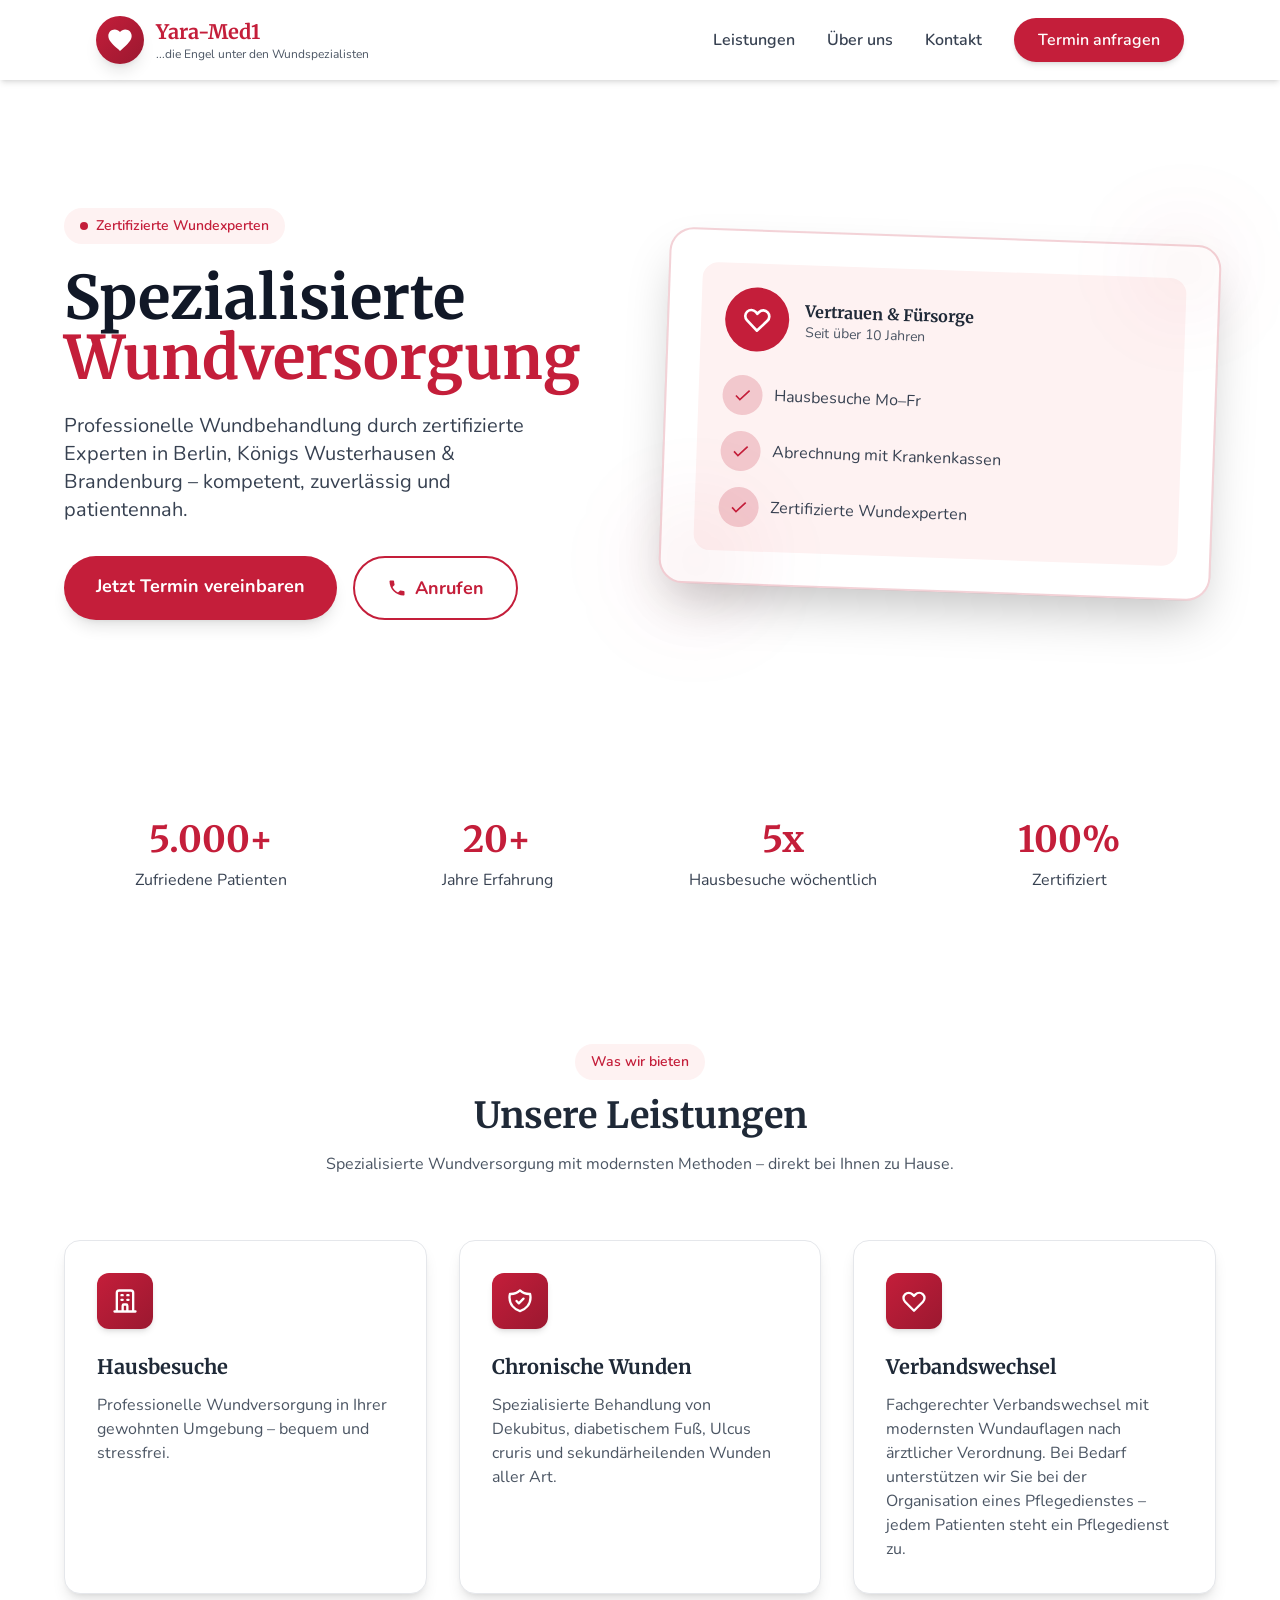
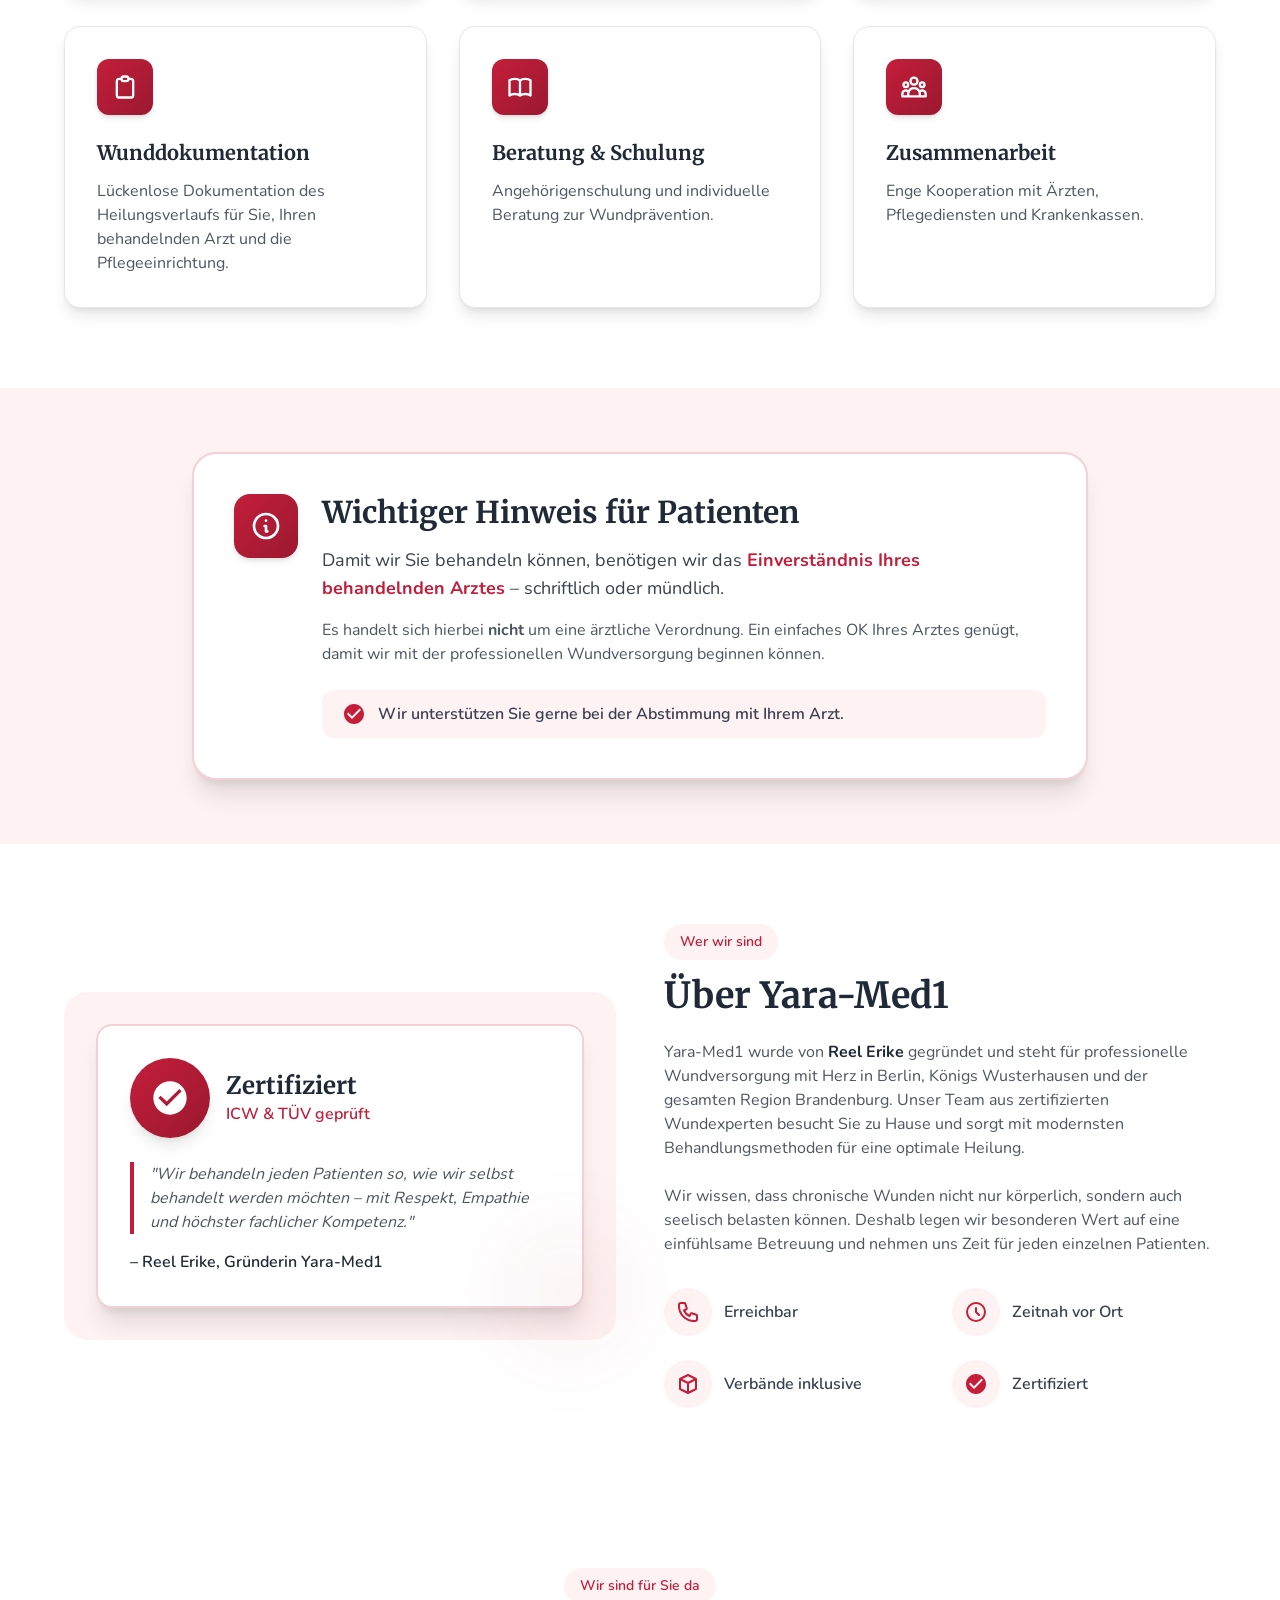
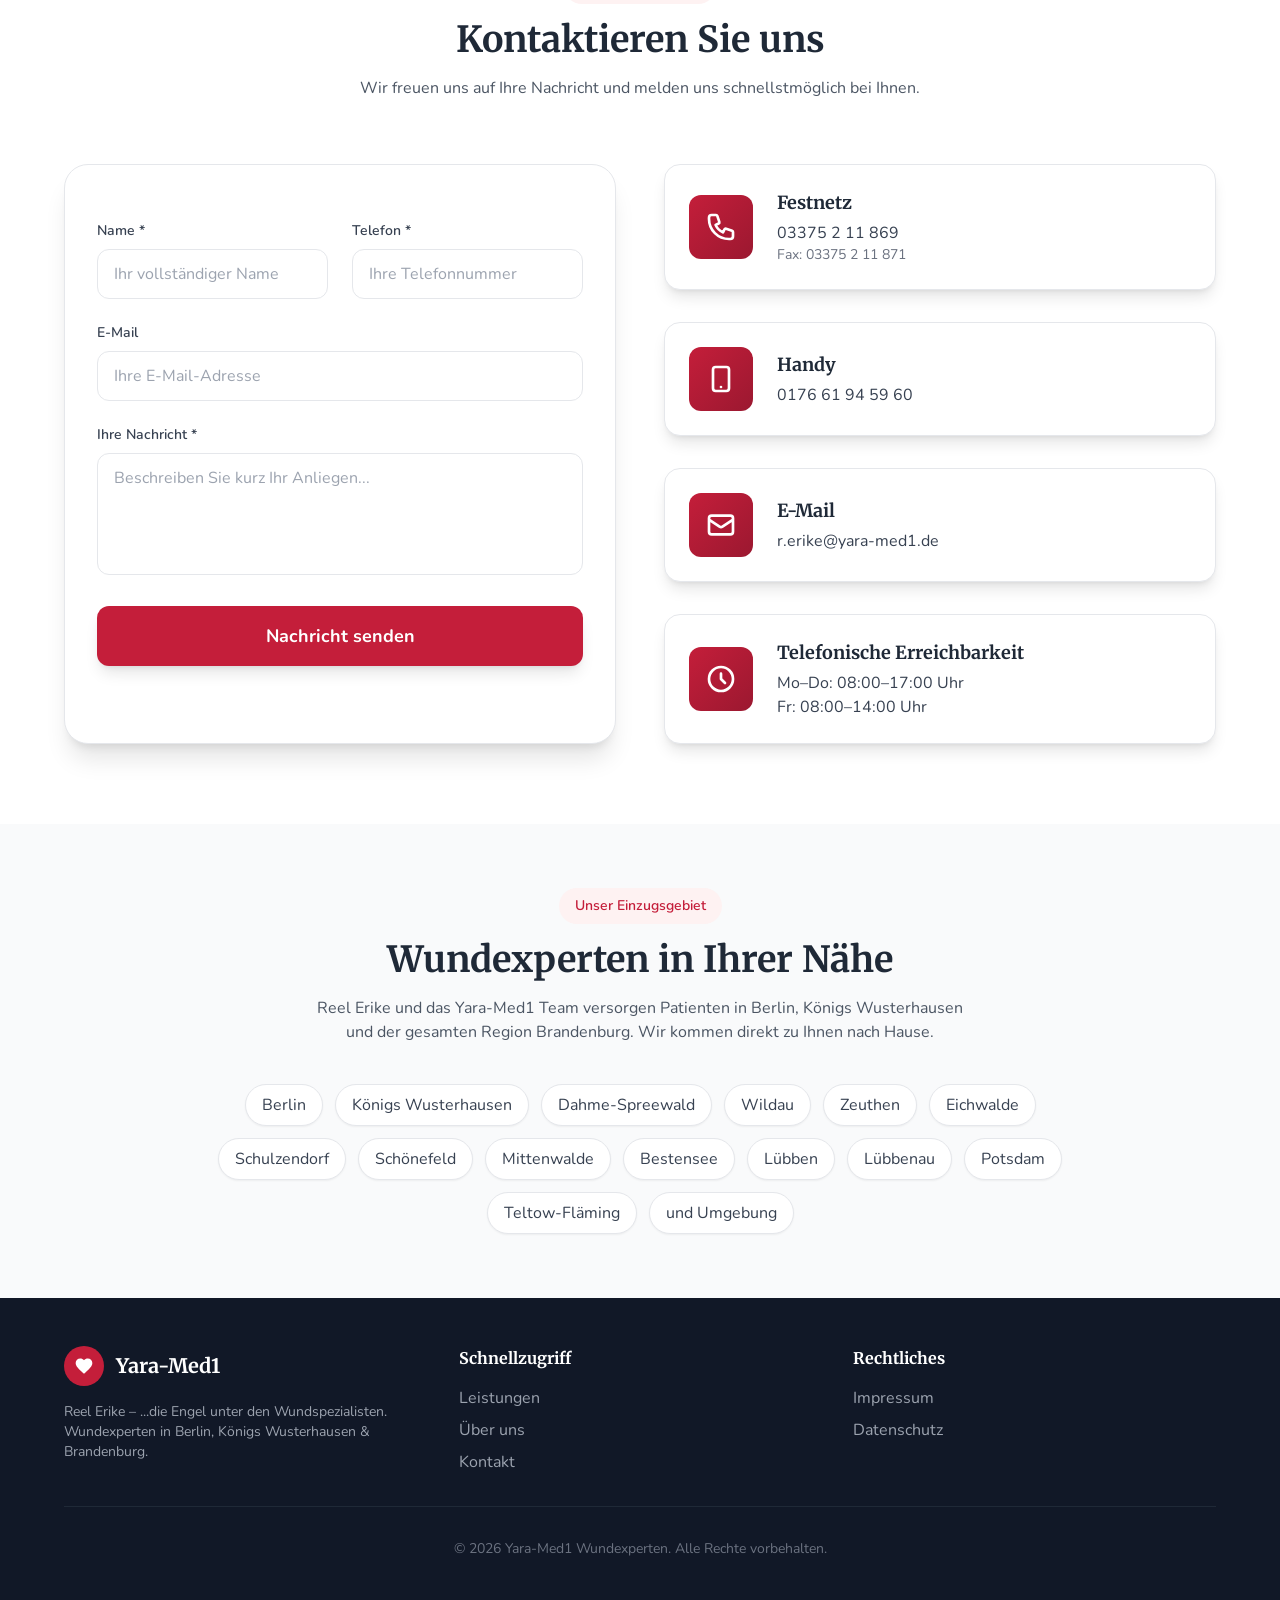
<file: index.html>
<!DOCTYPE html>
<html lang="de" class="h-full scroll-smooth">
<head>
  <meta charset="UTF-8">
  <meta name="viewport" content="width=device-width, initial-scale=1.0">

  <!-- SEO Meta Tags -->
  <title>Yara-Med1 Reel Erike – Wundexperten Berlin & Brandenburg | Professionelle Wundversorgung</title>
  <meta name="description" content="Yara-Med1 von Reel Erike – Ihre zertifizierten Wundexperten in Berlin, Königs Wusterhausen & Brandenburg. Professionelle Wundversorgung zu Hause: Chronische Wunden, Dekubitus, Ulcus cruris. ICW-zertifiziert, über 20 Jahre Erfahrung.">
  <meta name="keywords" content="Wundexperte Berlin, Wundexperte Brandenburg, Reel Erike, Erike Wundexperte, Yara-Med1, Wundversorgung Berlin, Wundversorgung Königs Wusterhausen, Wundexperten, Hausbesuche, chronische Wunden, Dekubitus, Ulcus cruris, diabetischer Fuß, Verbandswechsel, Wundmanagement, ICW zertifiziert, Wundbehandlung, ambulante Wundversorgung, Wundexperte Dahme-Spreewald">
  <meta name="author" content="Reel Erike – Yara-Med1 Wundexperten">
  <meta name="robots" content="index, follow">
  <link rel="canonical" href="https://www.yara-med1.de/">

  <!-- Open Graph / Facebook -->
  <meta property="og:type" content="website">
  <meta property="og:url" content="https://www.yara-med1.de/">
  <meta property="og:title" content="Yara-Med1 Reel Erike – Wundexperten Berlin & Brandenburg">
  <meta property="og:description" content="Professionelle Wundversorgung durch zertifizierte Experten in Berlin, Königs Wusterhausen & Brandenburg. Reel Erike – über 20 Jahre Erfahrung. Hausbesuche Mo–Fr.">
  <meta property="og:locale" content="de_DE">
  <meta property="og:site_name" content="Yara-Med1 Wundexperten">

  <!-- Twitter -->
  <meta name="twitter:card" content="summary">
  <meta name="twitter:title" content="Yara-Med1 Reel Erike – Wundexperten Berlin & Brandenburg">
  <meta name="twitter:description" content="Professionelle Wundversorgung durch Reel Erike in Berlin, Königs Wusterhausen & Brandenburg. ICW-zertifiziert.">

  <!-- Geo Meta Tags (local SEO) -->
  <meta name="geo.region" content="DE-BB">
  <meta name="geo.placename" content="Königs Wusterhausen">
  <meta name="geo.position" content="52.2965;13.6331">
  <meta name="ICBM" content="52.2965, 13.6331">

  <!-- CSS (Tailwind lokal + Custom) -->
  <link rel="stylesheet" href="css/tailwind.css">
  <link rel="stylesheet" href="css/fonts.css">
  <link rel="stylesheet" href="css/style.css">

  <!-- Favicon -->
  <link rel="icon" type="image/svg+xml" href="favicon.svg">

  <!-- Structured Data: Local Business (JSON-LD) -->
  <script type="application/ld+json">
  {
    "@context": "https://schema.org",
    "@type": "MedicalBusiness",
    "name": "Yara-Med1 Wundexperten – Reel Erike",
    "alternateName": ["Reel Erike Wundexperte", "Erike Wundexperte", "Yara Med 1"],
    "description": "Professionelle Wundversorgung durch zertifizierte Wundexperten (ICW) in Berlin, Königs Wusterhausen und Brandenburg. Reel Erike – Hausbesuche für chronische Wunden, Dekubitus, Ulcus cruris und Verbandswechsel.",
    "url": "https://www.yara-med1.de",
    "telephone": "+493375211869",
    "email": "r.erike@yara-med1.de",
    "founder": {
      "@type": "Person",
      "name": "Reel Erike"
    },
    "address": {
      "@type": "PostalAddress",
      "streetAddress": "Beethovenring 53",
      "postalCode": "15711",
      "addressLocality": "Königs Wusterhausen",
      "addressRegion": "Brandenburg",
      "addressCountry": "DE"
    },
    "geo": {
      "@type": "GeoCoordinates",
      "latitude": 52.2965,
      "longitude": 13.6331
    },
    "openingHoursSpecification": [
      {
        "@type": "OpeningHoursSpecification",
        "dayOfWeek": ["Monday", "Tuesday", "Wednesday", "Thursday"],
        "opens": "08:00",
        "closes": "17:00"
      },
      {
        "@type": "OpeningHoursSpecification",
        "dayOfWeek": "Friday",
        "opens": "08:00",
        "closes": "14:00"
      }
    ],
    "medicalSpecialty": "Wound Care",
    "hasCredential": {
      "@type": "EducationalOccupationalCredential",
      "credentialCategory": "certification",
      "name": "ICW Zertifizierte Wundexperten"
    },
    "areaServed": [
      {
        "@type": "City",
        "name": "Berlin"
      },
      {
        "@type": "City",
        "name": "Königs Wusterhausen"
      },
      {
        "@type": "AdministrativeArea",
        "name": "Brandenburg"
      },
      {
        "@type": "AdministrativeArea",
        "name": "Dahme-Spreewald"
      }
    ],
    "priceRange": "Abrechnung über Krankenkassen",
    "knowsLanguage": "de"
  }
  </script>

  <!-- Structured Data: WebSite (for search box) -->
  <script type="application/ld+json">
  {
    "@context": "https://schema.org",
    "@type": "WebSite",
    "name": "Yara-Med1 Wundexperten",
    "url": "https://www.yara-med1.de"
  }
  </script>

  <!-- Structured Data: BreadcrumbList -->
  <script type="application/ld+json">
  {
    "@context": "https://schema.org",
    "@type": "BreadcrumbList",
    "itemListElement": [
      {
        "@type": "ListItem",
        "position": 1,
        "name": "Startseite",
        "item": "https://www.yara-med1.de/"
      }
    ]
  }
  </script>

</head>
<body class="h-full font-body">
  <div class="min-h-full w-full overflow-auto bg-white">

    <!-- Navigation -->
    <nav class="bg-white shadow-md sticky top-0 z-50" aria-label="Hauptnavigation">
      <div class="max-w-6xl mx-auto px-4 sm:px-6 lg:px-8">
        <div class="flex justify-between items-center py-4">
          <!-- Logo -->
          <a href="index.html" class="flex items-center gap-3">
            <div class="w-12 h-12 bg-gradient-to-br from-yara-red to-yara-red-dark rounded-full flex items-center justify-center shadow-lg">
              <svg class="w-7 h-7 text-white" fill="currentColor" viewBox="0 0 24 24">
                <path d="M12 21.35l-1.45-1.32C5.4 15.36 2 12.28 2 8.5 2 5.42 4.42 3 7.5 3c1.74 0 3.41.81 4.5 2.09C13.09 3.81 14.76 3 16.5 3 19.58 3 22 5.42 22 8.5c0 3.78-3.4 6.86-8.55 11.54L12 21.35z"/>
              </svg>
            </div>
            <div>
              <span class="text-xl font-bold text-yara-red font-heading">Yara-Med1</span>
              <span class="block text-xs text-gray-600">...die Engel unter den Wundspezialisten</span>
            </div>
          </a>

          <!-- Desktop Navigation -->
          <div class="hidden md:flex items-center gap-8">
            <a href="#leistungen" class="text-gray-700 hover:text-yara-red transition-colors font-semibold">Leistungen</a>
            <a href="#ueber-uns" class="text-gray-700 hover:text-yara-red transition-colors font-semibold">Über uns</a>
            <a href="#kontakt" class="text-gray-700 hover:text-yara-red transition-colors font-semibold">Kontakt</a>
            <a href="#kontakt" class="bg-yara-red hover:bg-yara-red-dark text-white px-6 py-2.5 rounded-full font-semibold transition-all shadow-md hover:shadow-lg">Termin anfragen</a>
          </div>

          <!-- Mobile Menu Button -->
          <button id="mobile-menu-btn" class="md:hidden text-gray-700 p-2" aria-label="Menü öffnen">
            <svg class="w-6 h-6" fill="none" stroke="currentColor" viewBox="0 0 24 24">
              <path stroke-linecap="round" stroke-linejoin="round" stroke-width="2" d="M4 6h16M4 12h16M4 18h16"/>
            </svg>
          </button>
        </div>

        <!-- Mobile Menu -->
        <div id="mobile-menu" class="hidden md:hidden pb-4">
          <a href="#leistungen" class="block py-2 text-gray-700 hover:text-yara-red font-semibold">Leistungen</a>
          <a href="#ueber-uns" class="block py-2 text-gray-700 hover:text-yara-red font-semibold">Über uns</a>
          <a href="#kontakt" class="block py-2 text-gray-700 hover:text-yara-red font-semibold">Kontakt</a>
          <a href="#kontakt" class="inline-block mt-2 bg-yara-red text-white px-6 py-2.5 rounded-full font-semibold">Termin anfragen</a>
        </div>
      </div>
    </nav>

    <!-- Hero Section -->
    <header class="relative py-16 sm:py-24 lg:py-32 px-4 bg-white">
      <div class="max-w-6xl mx-auto">
        <div class="grid lg:grid-cols-2 gap-12 items-center">
          <div class="text-center lg:text-left">
            <div class="inline-flex items-center gap-2 bg-red-50 px-4 py-2 rounded-full mb-6">
              <span class="w-2 h-2 bg-yara-red rounded-full animate-pulse"></span>
              <span class="text-yara-red font-semibold text-sm">Zertifizierte Wundexperten</span>
            </div>
            <h1 class="text-4xl sm:text-5xl lg:text-6xl font-bold text-gray-900 leading-tight mb-6 font-heading">
              Spezialisierte<br>
              <span class="text-yara-red">Wundversorgung</span>
            </h1>
            <p class="text-lg sm:text-xl text-gray-700 mb-8 max-w-lg mx-auto lg:mx-0">
              Professionelle Wundbehandlung durch zertifizierte Experten in Berlin, Königs Wusterhausen & Brandenburg – kompetent, zuverlässig und patientennah.
            </p>
            <div class="flex flex-col sm:flex-row gap-4 justify-center lg:justify-start">
              <a href="#kontakt" class="bg-yara-red hover:bg-yara-red-dark text-white px-8 py-4 rounded-full font-bold text-lg transition-all shadow-lg hover:shadow-xl transform hover:-translate-y-1">
                Jetzt Termin vereinbaren
              </a>
              <a href="tel:+4917661945960" class="bg-white hover:bg-gray-50 text-yara-red border-2 border-yara-red px-8 py-4 rounded-full font-bold text-lg transition-all flex items-center justify-center gap-2">
                <svg class="w-5 h-5" fill="currentColor" viewBox="0 0 24 24">
                  <path d="M6.62 10.79c1.44 2.83 3.76 5.14 6.59 6.59l2.2-2.2c.27-.27.67-.36 1.02-.24 1.12.37 2.33.57 3.57.57.55 0 1 .45 1 1V20c0 .55-.45 1-1 1-9.39 0-17-7.61-17-17 0-.55.45-1 1-1h3.5c.55 0 1 .45 1 1 0 1.25.2 2.45.57 3.57.11.35.03.74-.25 1.02l-2.2 2.2z"/>
                </svg>
                Anrufen
              </a>
            </div>
          </div>

          <!-- Hero Card -->
          <div class="relative">
            <div class="bg-white rounded-3xl shadow-2xl p-8 transform rotate-2 hover:rotate-0 transition-transform duration-500 border-2 border-yara-red/20">
              <div class="bg-red-50 rounded-2xl p-6">
                <div class="flex items-center gap-4 mb-6">
                  <div class="w-16 h-16 bg-yara-red rounded-full flex items-center justify-center">
                    <svg class="w-8 h-8 text-white" fill="none" stroke="currentColor" viewBox="0 0 24 24">
                      <path stroke-linecap="round" stroke-linejoin="round" stroke-width="2" d="M4.318 6.318a4.5 4.5 0 000 6.364L12 20.364l7.682-7.682a4.5 4.5 0 00-6.364-6.364L12 7.636l-1.318-1.318a4.5 4.5 0 00-6.364 0z"/>
                    </svg>
                  </div>
                  <div>
                    <p class="font-bold text-gray-800 font-heading">Vertrauen & Fürsorge</p>
                    <p class="text-gray-600 text-sm">Seit über 10 Jahren</p>
                  </div>
                </div>
                <div class="space-y-4">
                  <div class="flex items-center gap-3">
                    <div class="w-10 h-10 bg-yara-red/20 rounded-full flex items-center justify-center">
                      <svg class="w-5 h-5 text-yara-red" fill="currentColor" viewBox="0 0 24 24">
                        <path d="M9 16.17L4.83 12l-1.42 1.41L9 19 21 7l-1.41-1.41z"/>
                      </svg>
                    </div>
                    <span class="text-gray-700 font-medium">Hausbesuche Mo–Fr</span>
                  </div>
                  <div class="flex items-center gap-3">
                    <div class="w-10 h-10 bg-yara-red/20 rounded-full flex items-center justify-center">
                      <svg class="w-5 h-5 text-yara-red" fill="currentColor" viewBox="0 0 24 24">
                        <path d="M9 16.17L4.83 12l-1.42 1.41L9 19 21 7l-1.41-1.41z"/>
                      </svg>
                    </div>
                    <span class="text-gray-700 font-medium">Abrechnung mit Krankenkassen</span>
                  </div>
                  <div class="flex items-center gap-3">
                    <div class="w-10 h-10 bg-yara-red/20 rounded-full flex items-center justify-center">
                      <svg class="w-5 h-5 text-yara-red" fill="currentColor" viewBox="0 0 24 24">
                        <path d="M9 16.17L4.83 12l-1.42 1.41L9 19 21 7l-1.41-1.41z"/>
                      </svg>
                    </div>
                    <span class="text-gray-700 font-medium">Zertifizierte Wundexperten</span>
                  </div>
                </div>
              </div>
            </div>
            <div class="absolute -top-4 -right-4 w-24 h-24 bg-yara-red/5 rounded-full blur-2xl"></div>
            <div class="absolute -bottom-8 -left-8 w-32 h-32 bg-yara-red/5 rounded-full blur-2xl"></div>
          </div>
        </div>
      </div>
    </header>

    <!-- Trust Badges -->
    <section class="py-12 bg-white">
      <div class="max-w-6xl mx-auto px-4">
        <div class="grid grid-cols-2 md:grid-cols-4 gap-6">
          <div class="text-center p-6">
            <div class="text-4xl font-bold text-yara-red mb-2 font-heading">5.000+</div>
            <p class="text-gray-700 font-medium">Zufriedene Patienten</p>
          </div>
          <div class="text-center p-6">
            <div class="text-4xl font-bold text-yara-red mb-2 font-heading">20+</div>
            <p class="text-gray-700 font-medium">Jahre Erfahrung</p>
          </div>
          <div class="text-center p-6">
            <div class="text-4xl font-bold text-yara-red mb-2 font-heading">5x</div>
            <p class="text-gray-700 font-medium">Hausbesuche wöchentlich</p>
          </div>
          <div class="text-center p-6">
            <div class="text-4xl font-bold text-yara-red mb-2 font-heading">100%</div>
            <p class="text-gray-700 font-medium">Zertifiziert</p>
          </div>
        </div>
      </div>
    </section>

    <!-- Services Section -->
    <section id="leistungen" class="py-20 px-4 bg-white">
      <div class="max-w-6xl mx-auto">
        <div class="text-center mb-16">
          <span class="inline-block bg-red-50 text-yara-red px-4 py-2 rounded-full text-sm font-semibold mb-4">Was wir bieten</span>
          <h2 class="text-3xl sm:text-4xl font-bold text-gray-800 mb-4 font-heading">Unsere Leistungen</h2>
          <p class="text-gray-600 max-w-2xl mx-auto">Spezialisierte Wundversorgung mit modernsten Methoden – direkt bei Ihnen zu Hause.</p>
        </div>

        <div class="grid md:grid-cols-2 lg:grid-cols-3 gap-8">
          <!-- Service Card 1 -->
          <div class="bg-white rounded-2xl p-8 shadow-lg hover:shadow-xl transition-all duration-300 transform hover:-translate-y-2 border border-gray-200 hover:border-yara-red">
            <div class="w-14 h-14 bg-gradient-to-br from-yara-red to-yara-red-dark rounded-xl flex items-center justify-center mb-6 shadow-md">
              <svg class="w-7 h-7 text-white" fill="none" stroke="currentColor" viewBox="0 0 24 24">
                <path stroke-linecap="round" stroke-linejoin="round" stroke-width="2" d="M19 21V5a2 2 0 00-2-2H7a2 2 0 00-2 2v16m14 0h2m-2 0h-5m-9 0H3m2 0h5M9 7h1m-1 4h1m4-4h1m-1 4h1m-5 10v-5a1 1 0 011-1h2a1 1 0 011 1v5m-4 0h4"/>
              </svg>
            </div>
            <h3 class="text-xl font-bold text-gray-800 mb-3 font-heading">Hausbesuche</h3>
            <p class="text-gray-600">Professionelle Wundversorgung in Ihrer gewohnten Umgebung – bequem und stressfrei.</p>
          </div>

          <!-- Service Card 2 -->
          <div class="bg-white rounded-2xl p-8 shadow-lg hover:shadow-xl transition-all duration-300 transform hover:-translate-y-2 border border-gray-200 hover:border-yara-red">
            <div class="w-14 h-14 bg-gradient-to-br from-yara-red to-yara-red-dark rounded-xl flex items-center justify-center mb-6 shadow-md">
              <svg class="w-7 h-7 text-white" fill="none" stroke="currentColor" viewBox="0 0 24 24">
                <path stroke-linecap="round" stroke-linejoin="round" stroke-width="2" d="M9 12l2 2 4-4m5.618-4.016A11.955 11.955 0 0112 2.944a11.955 11.955 0 01-8.618 3.04A12.02 12.02 0 003 9c0 5.591 3.824 10.29 9 11.622 5.176-1.332 9-6.03 9-11.622 0-1.042-.133-2.052-.382-3.016z"/>
              </svg>
            </div>
            <h3 class="text-xl font-bold text-gray-800 mb-3 font-heading">Chronische Wunden</h3>
            <p class="text-gray-600">Spezialisierte Behandlung von Dekubitus, diabetischem Fuß, Ulcus cruris und sekundärheilenden Wunden aller Art.</p>
          </div>

          <!-- Service Card 3 -->
          <div class="bg-white rounded-2xl p-8 shadow-lg hover:shadow-xl transition-all duration-300 transform hover:-translate-y-2 border border-gray-200 hover:border-yara-red">
            <div class="w-14 h-14 bg-gradient-to-br from-yara-red to-yara-red-dark rounded-xl flex items-center justify-center mb-6 shadow-md">
              <svg class="w-7 h-7 text-white" fill="none" stroke="currentColor" viewBox="0 0 24 24">
                <path stroke-linecap="round" stroke-linejoin="round" stroke-width="2" d="M4.318 6.318a4.5 4.5 0 000 6.364L12 20.364l7.682-7.682a4.5 4.5 0 00-6.364-6.364L12 7.636l-1.318-1.318a4.5 4.5 0 00-6.364 0z"/>
              </svg>
            </div>
            <h3 class="text-xl font-bold text-gray-800 mb-3 font-heading">Verbandswechsel</h3>
            <p class="text-gray-600">Fachgerechter Verbandswechsel mit modernsten Wundauflagen nach ärztlicher Verordnung. Bei Bedarf unterstützen wir Sie bei der Organisation eines Pflegedienstes – jedem Patienten steht ein Pflegedienst zu.</p>
          </div>

          <!-- Service Card 4 -->
          <div class="bg-white rounded-2xl p-8 shadow-lg hover:shadow-xl transition-all duration-300 transform hover:-translate-y-2 border border-gray-200 hover:border-yara-red">
            <div class="w-14 h-14 bg-gradient-to-br from-yara-red to-yara-red-dark rounded-xl flex items-center justify-center mb-6 shadow-md">
              <svg class="w-7 h-7 text-white" fill="none" stroke="currentColor" viewBox="0 0 24 24">
                <path stroke-linecap="round" stroke-linejoin="round" stroke-width="2" d="M9 5H7a2 2 0 00-2 2v12a2 2 0 002 2h10a2 2 0 002-2V7a2 2 0 00-2-2h-2M9 5a2 2 0 002 2h2a2 2 0 002-2M9 5a2 2 0 012-2h2a2 2 0 012 2"/>
              </svg>
            </div>
            <h3 class="text-xl font-bold text-gray-800 mb-3 font-heading">Wunddokumentation</h3>
            <p class="text-gray-600">Lückenlose Dokumentation des Heilungsverlaufs für Sie, Ihren behandelnden Arzt und die Pflegeeinrichtung.</p>
          </div>

          <!-- Service Card 5 -->
          <div class="bg-white rounded-2xl p-8 shadow-lg hover:shadow-xl transition-all duration-300 transform hover:-translate-y-2 border border-gray-200 hover:border-yara-red">
            <div class="w-14 h-14 bg-gradient-to-br from-yara-red to-yara-red-dark rounded-xl flex items-center justify-center mb-6 shadow-md">
              <svg class="w-7 h-7 text-white" fill="none" stroke="currentColor" viewBox="0 0 24 24">
                <path stroke-linecap="round" stroke-linejoin="round" stroke-width="2" d="M12 6.253v13m0-13C10.832 5.477 9.246 5 7.5 5S4.168 5.477 3 6.253v13C4.168 18.477 5.754 18 7.5 18s3.332.477 4.5 1.253m0-13C13.168 5.477 14.754 5 16.5 5c1.747 0 3.332.477 4.5 1.253v13C19.832 18.477 18.247 18 16.5 18c-1.746 0-3.332.477-4.5 1.253"/>
              </svg>
            </div>
            <h3 class="text-xl font-bold text-gray-800 mb-3 font-heading">Beratung & Schulung</h3>
            <p class="text-gray-600">Angehörigenschulung und individuelle Beratung zur Wundprävention.</p>
          </div>

          <!-- Service Card 6 -->
          <div class="bg-white rounded-2xl p-8 shadow-lg hover:shadow-xl transition-all duration-300 transform hover:-translate-y-2 border border-gray-200 hover:border-yara-red">
            <div class="w-14 h-14 bg-gradient-to-br from-yara-red to-yara-red-dark rounded-xl flex items-center justify-center mb-6 shadow-md">
              <svg class="w-7 h-7 text-white" fill="none" stroke="currentColor" viewBox="0 0 24 24">
                <path stroke-linecap="round" stroke-linejoin="round" stroke-width="2" d="M17 20h5v-2a3 3 0 00-5.356-1.857M17 20H7m10 0v-2c0-.656-.126-1.283-.356-1.857M7 20H2v-2a3 3 0 015.356-1.857M7 20v-2c0-.656.126-1.283.356-1.857m0 0a5.002 5.002 0 019.288 0M15 7a3 3 0 11-6 0 3 3 0 016 0zm6 3a2 2 0 11-4 0 2 2 0 014 0zM7 10a2 2 0 11-4 0 2 2 0 014 0z"/>
              </svg>
            </div>
            <h3 class="text-xl font-bold text-gray-800 mb-3 font-heading">Zusammenarbeit</h3>
            <p class="text-gray-600">Enge Kooperation mit Ärzten, Pflegediensten und Krankenkassen.</p>
          </div>
        </div>
      </div>
    </section>

    <!-- Important Notice Section -->
    <section class="py-16 px-4 bg-red-50">
      <div class="max-w-4xl mx-auto">
        <div class="bg-white rounded-3xl shadow-xl p-8 sm:p-10 border-2 border-yara-red/20">
          <div class="flex flex-col sm:flex-row items-start gap-6">
            <div class="w-16 h-16 bg-gradient-to-br from-yara-red to-yara-red-dark rounded-2xl flex items-center justify-center flex-shrink-0 shadow-md">
              <svg class="w-8 h-8 text-white" fill="none" stroke="currentColor" viewBox="0 0 24 24">
                <path stroke-linecap="round" stroke-linejoin="round" stroke-width="2" d="M13 16h-1v-4h-1m1-4h.01M21 12a9 9 0 11-18 0 9 9 0 0118 0z"/>
              </svg>
            </div>
            <div>
              <h2 class="text-2xl sm:text-3xl font-bold text-gray-800 mb-4 font-heading">Wichtiger Hinweis für Patienten</h2>
              <p class="text-gray-700 text-lg mb-4">
                Damit wir Sie behandeln können, benötigen wir das <strong class="text-yara-red">Einverständnis Ihres behandelnden Arztes</strong> – schriftlich oder mündlich.
              </p>
              <p class="text-gray-600">
                Es handelt sich hierbei <strong>nicht</strong> um eine ärztliche Verordnung. Ein einfaches OK Ihres Arztes genügt, damit wir mit der professionellen Wundversorgung beginnen können.
              </p>
              <div class="mt-6 flex items-center gap-3 bg-red-50 rounded-xl px-5 py-3">
                <svg class="w-6 h-6 text-yara-red flex-shrink-0" fill="currentColor" viewBox="0 0 24 24">
                  <path d="M12 2C6.48 2 2 6.48 2 12s4.48 10 10 10 10-4.48 10-10S17.52 2 12 2zm-2 15l-5-5 1.41-1.41L10 14.17l7.59-7.59L19 8l-9 9z"/>
                </svg>
                <span class="text-gray-700 font-semibold">Wir unterstützen Sie gerne bei der Abstimmung mit Ihrem Arzt.</span>
              </div>
            </div>
          </div>
        </div>
      </div>
    </section>

    <!-- About Section -->
    <section id="ueber-uns" class="py-20 px-4 bg-white">
      <div class="max-w-6xl mx-auto">
        <div class="grid lg:grid-cols-2 gap-12 items-center">
          <div class="relative">
            <div class="bg-red-50 rounded-3xl p-8">
              <div class="bg-white rounded-2xl shadow-xl p-8 border-2 border-yara-red/20">
                <div class="flex items-center gap-4 mb-6">
                  <div class="w-20 h-20 bg-gradient-to-br from-yara-red to-yara-red-dark rounded-full flex items-center justify-center shadow-lg">
                    <svg class="w-10 h-10 text-white" fill="currentColor" viewBox="0 0 24 24">
                      <path d="M12 2C6.48 2 2 6.48 2 12s4.48 10 10 10 10-4.48 10-10S17.52 2 12 2zm-2 15l-5-5 1.41-1.41L10 14.17l7.59-7.59L19 8l-9 9z"/>
                    </svg>
                  </div>
                  <div>
                    <p class="text-2xl font-bold text-gray-800 font-heading">Zertifiziert</p>
                    <p class="text-yara-red font-semibold">ICW & TÜV geprüft</p>
                  </div>
                </div>
                <blockquote class="text-gray-600 italic border-l-4 border-yara-red pl-4">
                  "Wir behandeln jeden Patienten so, wie wir selbst behandelt werden möchten – mit Respekt, Empathie und höchster fachlicher Kompetenz."
                </blockquote>
                <p class="mt-4 text-gray-800 font-semibold">– Reel Erike, Gründerin Yara-Med1</p>
              </div>
            </div>
            <div class="absolute -bottom-4 -right-4 w-32 h-32 bg-yara-red/5 rounded-full blur-2xl"></div>
          </div>

          <div>
            <span class="inline-block bg-red-50 text-yara-red px-4 py-2 rounded-full text-sm font-semibold mb-4">Wer wir sind</span>
            <h2 class="text-3xl sm:text-4xl font-bold text-gray-800 mb-6 font-heading">Über Yara-Med1</h2>
            <p class="text-gray-600 mb-6">
              Yara-Med1 wurde von <strong class="text-gray-800">Reel Erike</strong> gegründet und steht für professionelle Wundversorgung mit Herz in Berlin, Königs Wusterhausen und der gesamten Region Brandenburg. Unser Team aus zertifizierten Wundexperten besucht Sie zu Hause und sorgt mit modernsten Behandlungsmethoden für eine optimale Heilung.
            </p>
            <p class="text-gray-600 mb-8">
              Wir wissen, dass chronische Wunden nicht nur körperlich, sondern auch seelisch belasten können. Deshalb legen wir besonderen Wert auf eine einfühlsame Betreuung und nehmen uns Zeit für jeden einzelnen Patienten.
            </p>
            <div class="grid grid-cols-2 gap-6">
              <div class="flex items-center gap-3">
                <div class="w-12 h-12 bg-red-50 rounded-full flex items-center justify-center">
                  <svg class="w-6 h-6 text-yara-red" fill="none" stroke="currentColor" viewBox="0 0 24 24">
                    <path stroke-linecap="round" stroke-linejoin="round" stroke-width="2" d="M3 5a2 2 0 012-2h3.28a1 1 0 01.948.684l1.498 4.493a1 1 0 01-.502 1.21l-2.257 1.13a11.042 11.042 0 005.516 5.516l1.13-2.257a1 1 0 011.21-.502l4.493 1.498a1 1 0 01.684.949V19a2 2 0 01-2 2h-1C9.716 21 3 14.284 3 6V5z"/>
                  </svg>
                </div>
                <span class="font-semibold text-gray-700">Erreichbar</span>
              </div>
              <div class="flex items-center gap-3">
                <div class="w-12 h-12 bg-red-50 rounded-full flex items-center justify-center">
                  <svg class="w-6 h-6 text-yara-red" fill="none" stroke="currentColor" viewBox="0 0 24 24">
                    <path stroke-linecap="round" stroke-linejoin="round" stroke-width="2" d="M12 8v4l3 3m6-3a9 9 0 11-18 0 9 9 0 0118 0z"/>
                  </svg>
                </div>
                <span class="font-semibold text-gray-700">Zeitnah vor Ort</span>
              </div>
              <div class="flex items-center gap-3">
                <div class="w-12 h-12 bg-red-50 rounded-full flex items-center justify-center">
                  <svg class="w-6 h-6 text-yara-red" fill="none" stroke="currentColor" viewBox="0 0 24 24">
                    <path stroke-linecap="round" stroke-linejoin="round" stroke-width="2" d="M20 7l-8-4-8 4m16 0l-8 4m8-4v10l-8 4m0-10L4 7m8 4v10M4 7v10l8 4"/>
                  </svg>
                </div>
                <span class="font-semibold text-gray-700">Verbände inklusive</span>
              </div>
              <div class="flex items-center gap-3">
                <div class="w-12 h-12 bg-red-50 rounded-full flex items-center justify-center">
                  <svg class="w-6 h-6 text-yara-red" fill="currentColor" viewBox="0 0 24 24">
                    <path d="M12 2C6.48 2 2 6.48 2 12s4.48 10 10 10 10-4.48 10-10S17.52 2 12 2zm-2 15l-5-5 1.41-1.41L10 14.17l7.59-7.59L19 8l-9 9z"/>
                  </svg>
                </div>
                <span class="font-semibold text-gray-700">Zertifiziert</span>
              </div>
            </div>
          </div>
        </div>
      </div>
    </section>

    <!-- Contact Section -->
    <section id="kontakt" class="py-20 px-4 bg-white">
      <div class="max-w-6xl mx-auto">
        <div class="text-center mb-16">
          <span class="inline-block bg-red-50 text-yara-red px-4 py-2 rounded-full text-sm font-semibold mb-4">Wir sind für Sie da</span>
          <h2 class="text-3xl sm:text-4xl font-bold text-gray-800 mb-4 font-heading">Kontaktieren Sie uns</h2>
          <p class="text-gray-600 max-w-2xl mx-auto">Wir freuen uns auf Ihre Nachricht und melden uns schnellstmöglich bei Ihnen.</p>
        </div>

        <div class="grid lg:grid-cols-2 gap-12">
          <!-- Contact Form -->
          <div class="bg-white rounded-3xl shadow-xl p-8 border border-gray-200">
            <form action="send-mail.php" method="POST" class="space-y-6">
              <!-- Honeypot Spam-Schutz (für Bots unsichtbar) -->
              <input type="text" name="website" style="display:none" tabindex="-1" autocomplete="off">
              <div class="grid sm:grid-cols-2 gap-6">
                <div>
                  <label for="name" class="block text-sm font-semibold text-gray-700 mb-2">Name *</label>
                  <input type="text" id="name" name="name" required
                    class="w-full px-4 py-3 rounded-xl border border-gray-200 focus:border-yara-red focus:ring-2 focus:ring-yara-red/20 outline-none transition-all"
                    placeholder="Ihr vollständiger Name">
                </div>
                <div>
                  <label for="phone" class="block text-sm font-semibold text-gray-700 mb-2">Telefon *</label>
                  <input type="tel" id="phone" name="phone" required
                    class="w-full px-4 py-3 rounded-xl border border-gray-200 focus:border-yara-red focus:ring-2 focus:ring-yara-red/20 outline-none transition-all"
                    placeholder="Ihre Telefonnummer">
                </div>
              </div>
              <div>
                <label for="email" class="block text-sm font-semibold text-gray-700 mb-2">E-Mail</label>
                <input type="email" id="email" name="email"
                  class="w-full px-4 py-3 rounded-xl border border-gray-200 focus:border-yara-red focus:ring-2 focus:ring-yara-red/20 outline-none transition-all"
                  placeholder="Ihre E-Mail-Adresse">
              </div>
              <div>
                <label for="message" class="block text-sm font-semibold text-gray-700 mb-2">Ihre Nachricht *</label>
                <textarea id="message" name="message" rows="4" required
                  class="w-full px-4 py-3 rounded-xl border border-gray-200 focus:border-yara-red focus:ring-2 focus:ring-yara-red/20 outline-none transition-all resize-none"
                  placeholder="Beschreiben Sie kurz Ihr Anliegen..."></textarea>
              </div>
              <button type="submit"
                class="w-full bg-yara-red hover:bg-yara-red-dark text-white py-4 rounded-xl font-bold text-lg transition-all shadow-lg hover:shadow-xl">
                Nachricht senden
              </button>
            </form>
          </div>

          <!-- Contact Info -->
          <div class="space-y-8">
            <div class="bg-white rounded-2xl shadow-lg p-6 flex items-center gap-6 hover:shadow-xl transition-all border border-gray-200">
              <div class="w-16 h-16 bg-gradient-to-br from-yara-red to-yara-red-dark rounded-xl flex items-center justify-center flex-shrink-0">
                <svg class="w-8 h-8 text-white" fill="none" stroke="currentColor" viewBox="0 0 24 24">
                  <path stroke-linecap="round" stroke-linejoin="round" stroke-width="2" d="M3 5a2 2 0 012-2h3.28a1 1 0 01.948.684l1.498 4.493a1 1 0 01-.502 1.21l-2.257 1.13a11.042 11.042 0 005.516 5.516l1.13-2.257a1 1 0 011.21-.502l4.493 1.498a1 1 0 01.684.949V19a2 2 0 01-2 2h-1C9.716 21 3 14.284 3 6V5z"/>
                </svg>
              </div>
              <div>
                <h3 class="font-bold text-gray-800 text-lg mb-1 font-heading">Festnetz</h3>
                <a href="tel:+493375211869" class="text-gray-700 hover:text-yara-red transition-colors">03375 2 11 869</a>
                <p class="text-sm text-gray-500">Fax: 03375 2 11 871</p>
              </div>
            </div>

            <div class="bg-white rounded-2xl shadow-lg p-6 flex items-center gap-6 hover:shadow-xl transition-all border border-gray-200">
              <div class="w-16 h-16 bg-gradient-to-br from-yara-red to-yara-red-dark rounded-xl flex items-center justify-center flex-shrink-0">
                <svg class="w-8 h-8 text-white" fill="none" stroke="currentColor" viewBox="0 0 24 24">
                  <path stroke-linecap="round" stroke-linejoin="round" stroke-width="2" d="M12 18h.01M8 21h8a2 2 0 002-2V5a2 2 0 00-2-2H8a2 2 0 00-2 2v14a2 2 0 002 2z"/>
                </svg>
              </div>
              <div>
                <h3 class="font-bold text-gray-800 text-lg mb-1 font-heading">Handy</h3>
                <a href="tel:+4917661945960" class="text-gray-700 hover:text-yara-red transition-colors">0176 61 94 59 60</a>
              </div>
            </div>

            <div class="bg-white rounded-2xl shadow-lg p-6 flex items-center gap-6 hover:shadow-xl transition-all border border-gray-200">
              <div class="w-16 h-16 bg-gradient-to-br from-yara-red to-yara-red-dark rounded-xl flex items-center justify-center flex-shrink-0">
                <svg class="w-8 h-8 text-white" fill="none" stroke="currentColor" viewBox="0 0 24 24">
                  <path stroke-linecap="round" stroke-linejoin="round" stroke-width="2" d="M3 8l7.89 5.26a2 2 0 002.22 0L21 8M5 19h14a2 2 0 002-2V7a2 2 0 00-2-2H5a2 2 0 00-2 2v10a2 2 0 002 2z"/>
                </svg>
              </div>
              <div>
                <h3 class="font-bold text-gray-800 text-lg mb-1 font-heading">E-Mail</h3>
                <a href="mailto:r.erike@yara-med1.de" class="text-gray-700 hover:text-yara-red transition-colors">r.erike@yara-med1.de</a>
              </div>
            </div>

            <div class="bg-white rounded-2xl shadow-lg p-6 flex items-center gap-6 hover:shadow-xl transition-all border border-gray-200">
              <div class="w-16 h-16 bg-gradient-to-br from-yara-red to-yara-red-dark rounded-xl flex items-center justify-center flex-shrink-0">
                <svg class="w-8 h-8 text-white" fill="none" stroke="currentColor" viewBox="0 0 24 24">
                  <path stroke-linecap="round" stroke-linejoin="round" stroke-width="2" d="M12 8v4l3 3m6-3a9 9 0 11-18 0 9 9 0 0118 0z"/>
                </svg>
              </div>
              <div>
                <h3 class="font-bold text-gray-800 text-lg mb-1 font-heading">Telefonische Erreichbarkeit</h3>
                <p class="text-gray-700">Mo–Do: 08:00–17:00 Uhr<br>Fr: 08:00–14:00 Uhr</p>
              </div>
            </div>
          </div>
        </div>
      </div>
    </section>

    <!-- Einzugsgebiet Section (Local SEO) -->
    <section class="py-16 px-4 bg-gray-50">
      <div class="max-w-6xl mx-auto text-center">
        <span class="inline-block bg-red-50 text-yara-red px-4 py-2 rounded-full text-sm font-semibold mb-4">Unser Einzugsgebiet</span>
        <h2 class="text-3xl sm:text-4xl font-bold text-gray-800 mb-4 font-heading">Wundexperten in Ihrer Nähe</h2>
        <p class="text-gray-600 max-w-2xl mx-auto mb-10">
          Reel Erike und das Yara-Med1 Team versorgen Patienten in Berlin, Königs Wusterhausen und der gesamten Region Brandenburg. Wir kommen direkt zu Ihnen nach Hause.
        </p>
        <div class="flex flex-wrap justify-center gap-3 max-w-4xl mx-auto">
          <span class="bg-white px-4 py-2 rounded-full text-gray-700 font-medium shadow-sm border border-gray-200">Berlin</span>
          <span class="bg-white px-4 py-2 rounded-full text-gray-700 font-medium shadow-sm border border-gray-200">Königs Wusterhausen</span>
          <span class="bg-white px-4 py-2 rounded-full text-gray-700 font-medium shadow-sm border border-gray-200">Dahme-Spreewald</span>
          <span class="bg-white px-4 py-2 rounded-full text-gray-700 font-medium shadow-sm border border-gray-200">Wildau</span>
          <span class="bg-white px-4 py-2 rounded-full text-gray-700 font-medium shadow-sm border border-gray-200">Zeuthen</span>
          <span class="bg-white px-4 py-2 rounded-full text-gray-700 font-medium shadow-sm border border-gray-200">Eichwalde</span>
          <span class="bg-white px-4 py-2 rounded-full text-gray-700 font-medium shadow-sm border border-gray-200">Schulzendorf</span>
          <span class="bg-white px-4 py-2 rounded-full text-gray-700 font-medium shadow-sm border border-gray-200">Schönefeld</span>
          <span class="bg-white px-4 py-2 rounded-full text-gray-700 font-medium shadow-sm border border-gray-200">Mittenwalde</span>
          <span class="bg-white px-4 py-2 rounded-full text-gray-700 font-medium shadow-sm border border-gray-200">Bestensee</span>
          <span class="bg-white px-4 py-2 rounded-full text-gray-700 font-medium shadow-sm border border-gray-200">Lübben</span>
          <span class="bg-white px-4 py-2 rounded-full text-gray-700 font-medium shadow-sm border border-gray-200">Lübbenau</span>
          <span class="bg-white px-4 py-2 rounded-full text-gray-700 font-medium shadow-sm border border-gray-200">Potsdam</span>
          <span class="bg-white px-4 py-2 rounded-full text-gray-700 font-medium shadow-sm border border-gray-200">Teltow-Fläming</span>
          <span class="bg-white px-4 py-2 rounded-full text-gray-700 font-medium shadow-sm border border-gray-200">und Umgebung</span>
        </div>
      </div>
    </section>

    <!-- Footer -->
    <footer class="bg-gray-900 text-white py-12 px-4" role="contentinfo">
      <div class="max-w-6xl mx-auto">
        <div class="grid md:grid-cols-3 gap-8 mb-8">
          <div>
            <div class="flex items-center gap-3 mb-4">
              <div class="w-10 h-10 bg-yara-red rounded-full flex items-center justify-center">
                <svg class="w-5 h-5 text-white" fill="currentColor" viewBox="0 0 24 24" aria-hidden="true">
                  <path d="M12 21.35l-1.45-1.32C5.4 15.36 2 12.28 2 8.5 2 5.42 4.42 3 7.5 3c1.74 0 3.41.81 4.5 2.09C13.09 3.81 14.76 3 16.5 3 19.58 3 22 5.42 22 8.5c0 3.78-3.4 6.86-8.55 11.54L12 21.35z"/>
                </svg>
              </div>
              <span class="text-xl font-bold font-heading">Yara-Med1</span>
            </div>
            <p class="text-gray-400 text-sm">Reel Erike – ...die Engel unter den Wundspezialisten.<br>Wundexperten in Berlin, Königs Wusterhausen & Brandenburg.</p>
          </div>

          <nav aria-label="Footer-Navigation">
            <h4 class="font-bold mb-4 font-heading">Schnellzugriff</h4>
            <ul class="space-y-2 text-gray-400">
              <li><a href="#leistungen" class="hover:text-yara-red transition-colors">Leistungen</a></li>
              <li><a href="#ueber-uns" class="hover:text-yara-red transition-colors">Über uns</a></li>
              <li><a href="#kontakt" class="hover:text-yara-red transition-colors">Kontakt</a></li>
            </ul>
          </nav>

          <div>
            <h4 class="font-bold mb-4 font-heading">Rechtliches</h4>
            <ul class="space-y-2 text-gray-400">
              <li><a href="impressum.html" class="hover:text-yara-red transition-colors">Impressum</a></li>
              <li><a href="datenschutz.html" class="hover:text-yara-red transition-colors">Datenschutz</a></li>
            </ul>
          </div>
        </div>

        <div class="border-t border-gray-800 pt-8 text-center">
          <p class="text-gray-500 text-sm">&copy; <script>document.write(new Date().getFullYear())</script> Yara-Med1 Wundexperten. Alle Rechte vorbehalten.</p>
        </div>
      </div>
    </footer>

  </div>

  <script src="js/main.js"></script>
</body>
</html>
</file>
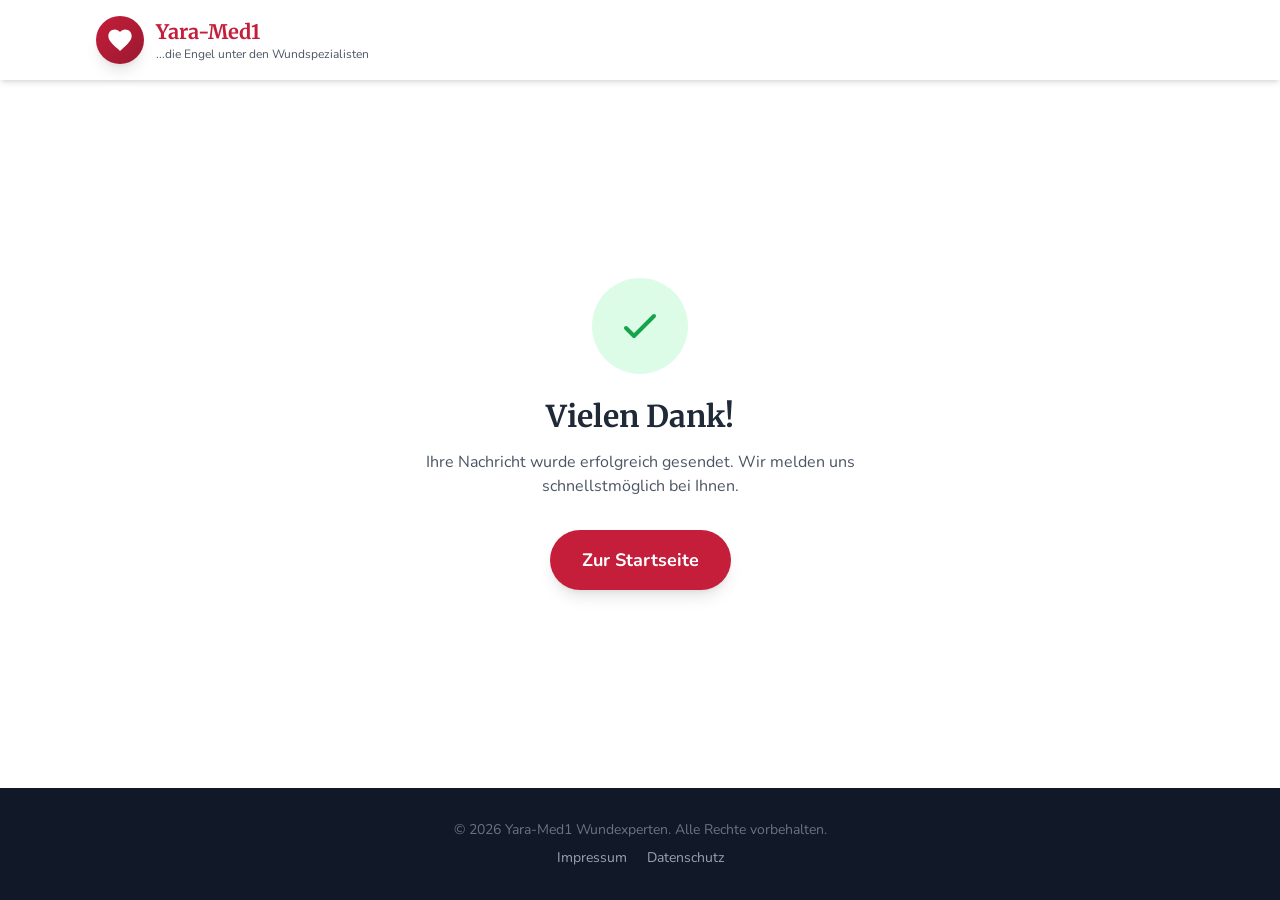
<file: danke.html>
<!DOCTYPE html>
<html lang="de" class="h-full">
<head>
  <meta charset="UTF-8">
  <meta name="viewport" content="width=device-width, initial-scale=1.0">
  <title>Nachricht gesendet – Yara-Med1 Wundexperten</title>
  <meta name="robots" content="noindex, nofollow">
  <link rel="stylesheet" href="css/tailwind.css">
  <link rel="stylesheet" href="css/fonts.css">
  <link rel="stylesheet" href="css/style.css">
  <link rel="icon" type="image/svg+xml" href="favicon.svg">
</head>
<body class="h-full font-body">
  <div class="min-h-full w-full overflow-auto bg-white flex flex-col">

    <!-- Navigation -->
    <nav class="bg-white shadow-md sticky top-0 z-50">
      <div class="max-w-6xl mx-auto px-4 sm:px-6 lg:px-8">
        <div class="flex justify-between items-center py-4">
          <a href="index.html" class="flex items-center gap-3">
            <div class="w-12 h-12 bg-gradient-to-br from-yara-red to-yara-red-dark rounded-full flex items-center justify-center shadow-lg">
              <svg class="w-7 h-7 text-white" fill="currentColor" viewBox="0 0 24 24">
                <path d="M12 21.35l-1.45-1.32C5.4 15.36 2 12.28 2 8.5 2 5.42 4.42 3 7.5 3c1.74 0 3.41.81 4.5 2.09C13.09 3.81 14.76 3 16.5 3 19.58 3 22 5.42 22 8.5c0 3.78-3.4 6.86-8.55 11.54L12 21.35z"/>
              </svg>
            </div>
            <div>
              <span class="text-xl font-bold text-yara-red font-heading">Yara-Med1</span>
              <span class="block text-xs text-gray-600">...die Engel unter den Wundspezialisten</span>
            </div>
          </a>
        </div>
      </div>
    </nav>

    <!-- Thank You Content -->
    <main class="flex-1 flex items-center justify-center py-20 px-4">
      <div class="text-center max-w-lg">
        <div class="w-24 h-24 bg-green-100 rounded-full flex items-center justify-center mx-auto mb-6">
          <svg class="w-12 h-12 text-green-600" fill="none" stroke="currentColor" viewBox="0 0 24 24">
            <path stroke-linecap="round" stroke-linejoin="round" stroke-width="2" d="M5 13l4 4L19 7"/>
          </svg>
        </div>
        <h1 class="text-2xl sm:text-3xl font-bold text-gray-800 mb-4 font-heading">Vielen Dank!</h1>
        <p class="text-gray-600 mb-8">
          Ihre Nachricht wurde erfolgreich gesendet. Wir melden uns schnellstmöglich bei Ihnen.
        </p>
        <a href="index.html" class="inline-block bg-yara-red hover:bg-yara-red-dark text-white px-8 py-4 rounded-full font-bold text-lg transition-all shadow-lg hover:shadow-xl">
          Zur Startseite
        </a>
      </div>
    </main>

    <!-- Footer -->
    <footer class="bg-gray-900 text-white py-8 px-4 mt-auto">
      <div class="max-w-6xl mx-auto text-center">
        <p class="text-gray-500 text-sm">&copy; <script>document.write(new Date().getFullYear())</script> Yara-Med1 Wundexperten. Alle Rechte vorbehalten.</p>
        <div class="mt-2 space-x-4 text-gray-400 text-sm">
          <a href="impressum.html" class="hover:text-yara-red transition-colors">Impressum</a>
          <a href="datenschutz.html" class="hover:text-yara-red transition-colors">Datenschutz</a>
        </div>
      </div>
    </footer>

  </div>
</body>
</html>
</file>
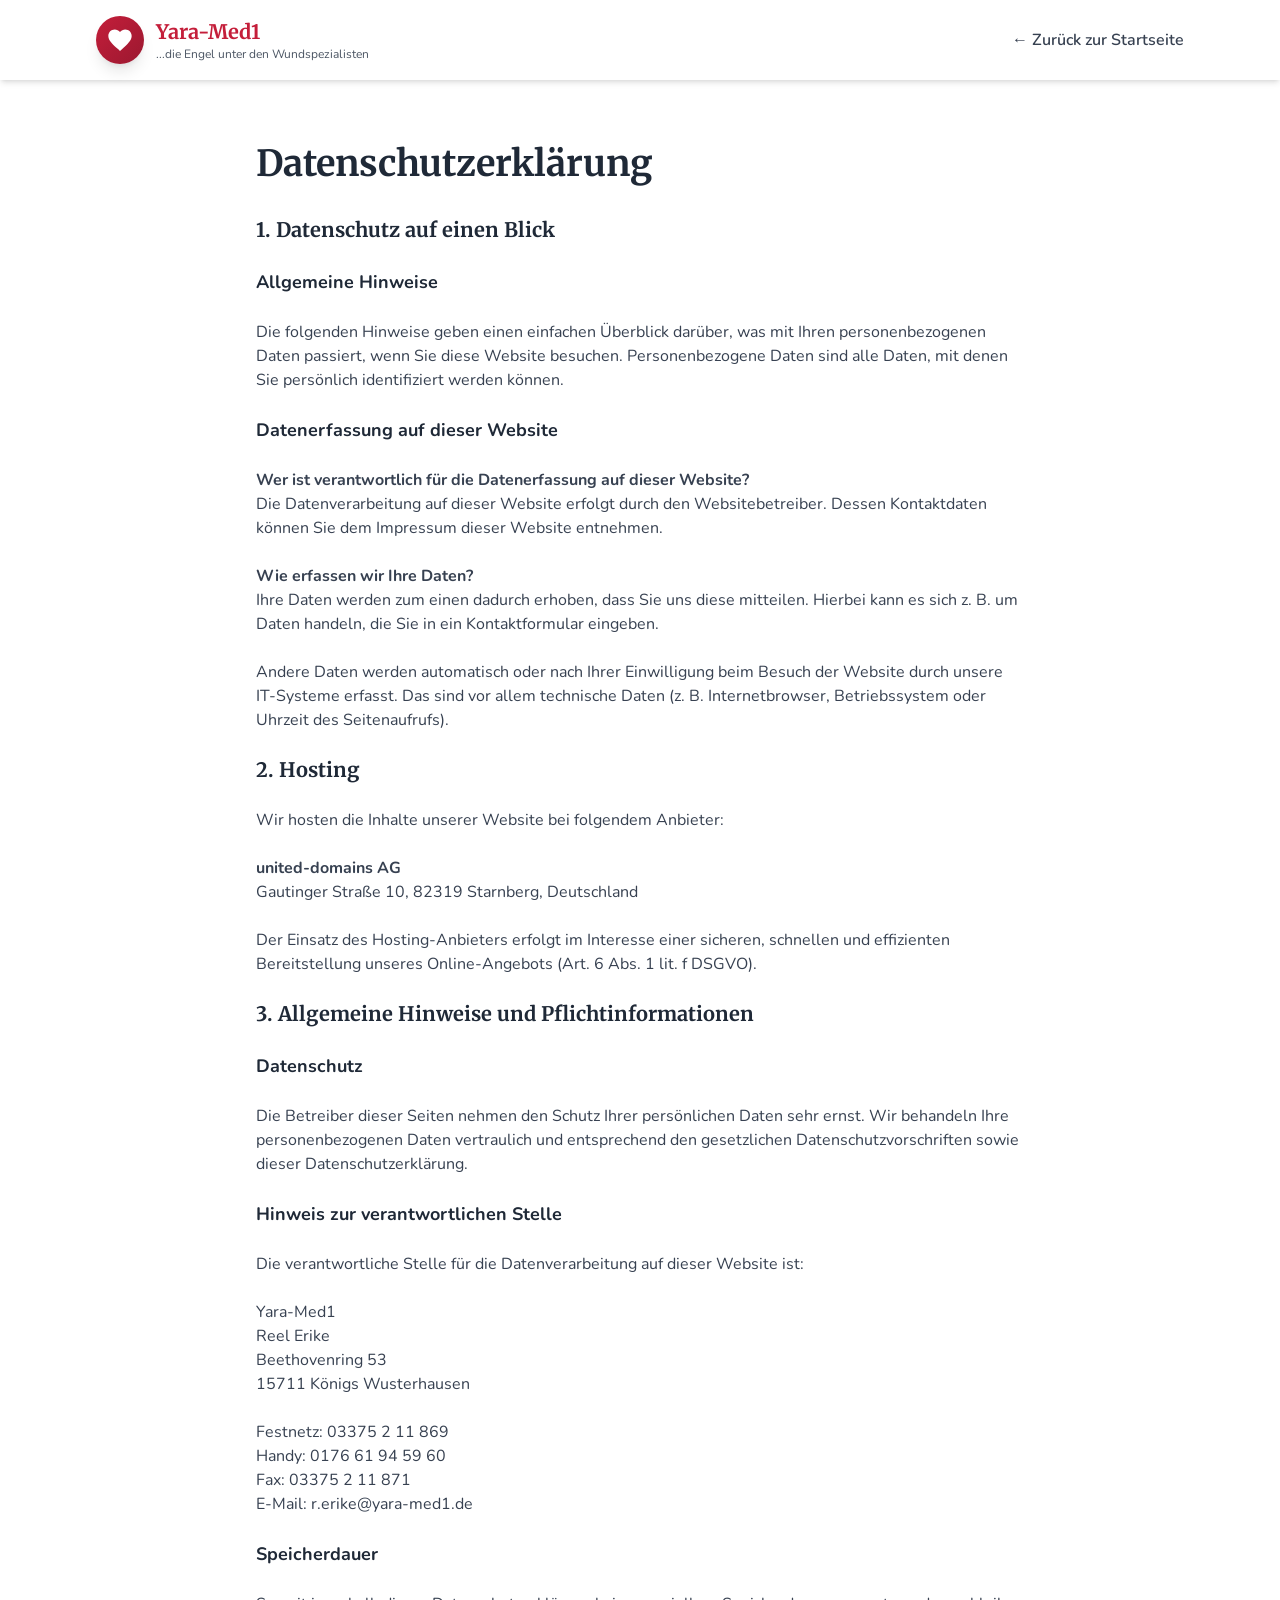
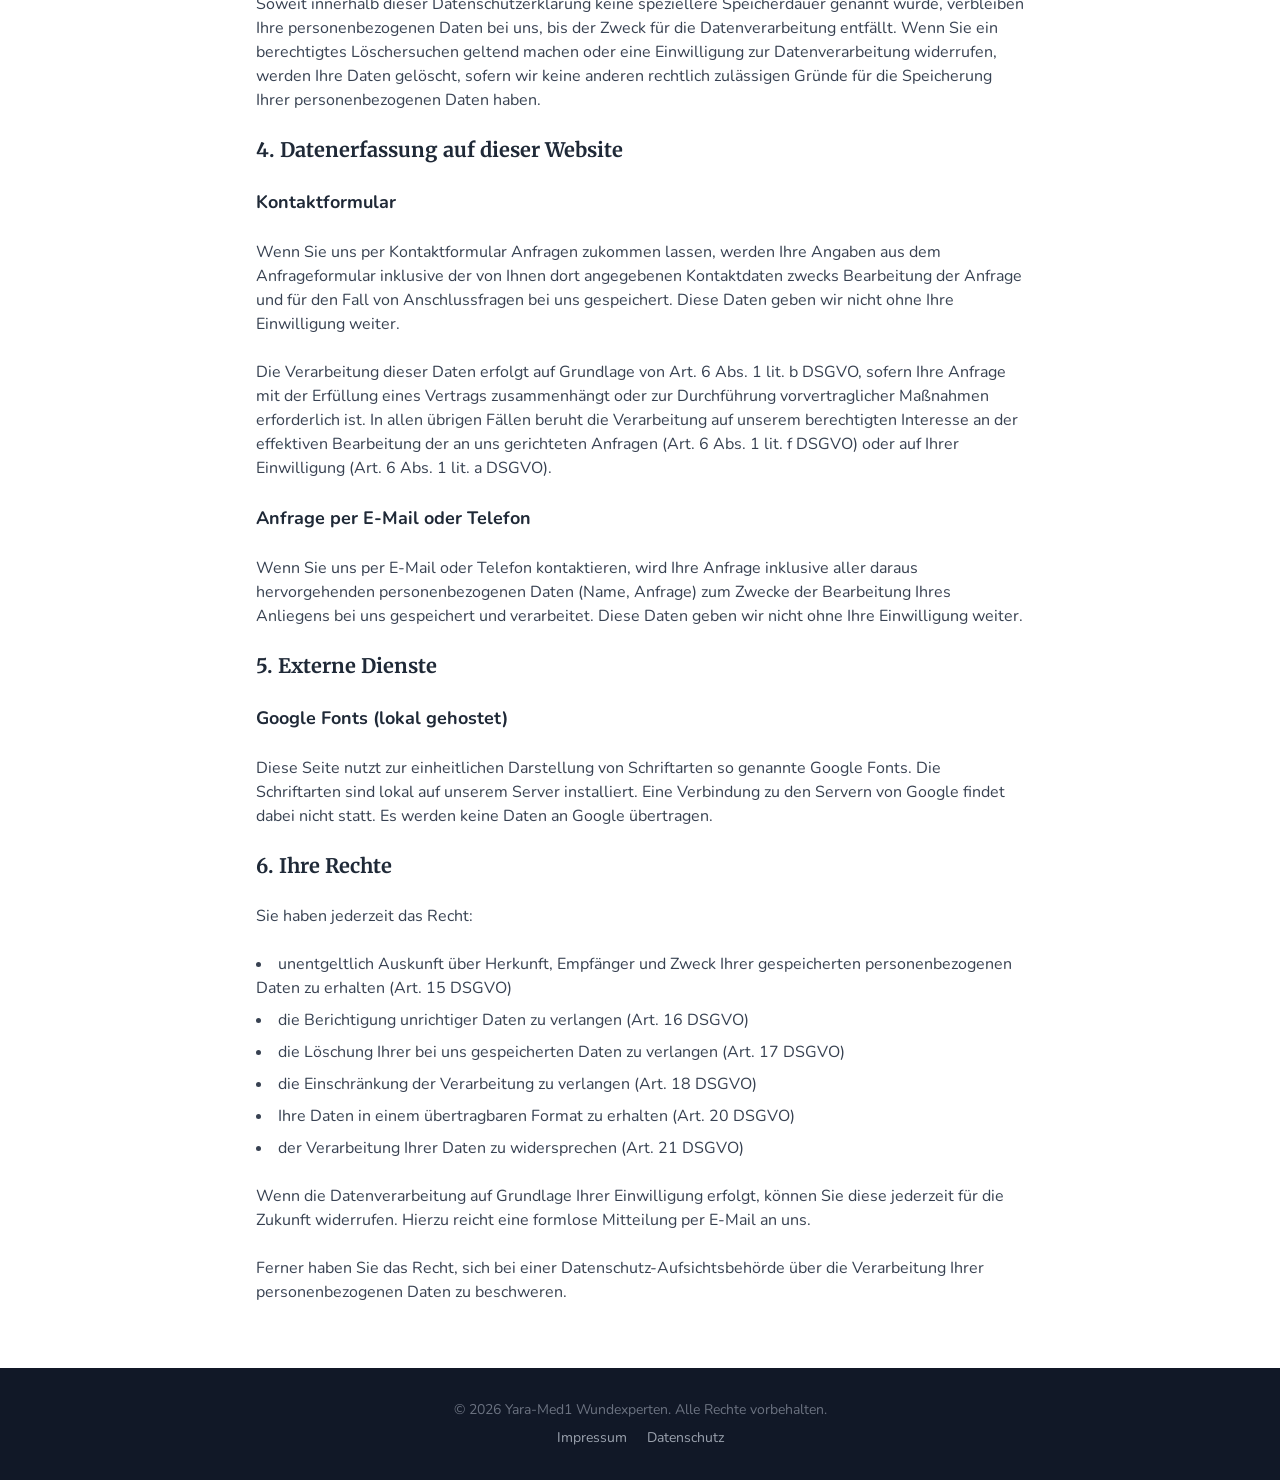
<file: datenschutz.html>
<!DOCTYPE html>
<html lang="de" class="h-full scroll-smooth">
<head>
  <meta charset="UTF-8">
  <meta name="viewport" content="width=device-width, initial-scale=1.0">
  <title>Datenschutzerklärung – Yara-Med1 Wundexperten</title>
  <meta name="description" content="Datenschutzerklärung der Yara-Med1 Wundexperten. Informationen zur Datenverarbeitung gemäß DSGVO.">
  <meta name="robots" content="noindex, follow">
  <link rel="canonical" href="https://www.yara-med1.de/datenschutz.html">
  <meta property="og:title" content="Datenschutzerklärung – Yara-Med1 Wundexperten">
  <meta property="og:type" content="website">
  <meta property="og:url" content="https://www.yara-med1.de/datenschutz.html">
  <meta property="og:locale" content="de_DE">
  <link rel="stylesheet" href="css/tailwind.css">
  <link rel="stylesheet" href="css/fonts.css">
  <link rel="stylesheet" href="css/style.css">
  <link rel="icon" type="image/svg+xml" href="favicon.svg">
  <script type="application/ld+json">
  {
    "@context": "https://schema.org",
    "@type": "BreadcrumbList",
    "itemListElement": [
      { "@type": "ListItem", "position": 1, "name": "Startseite", "item": "https://www.yara-med1.de/" },
      { "@type": "ListItem", "position": 2, "name": "Datenschutz", "item": "https://www.yara-med1.de/datenschutz.html" }
    ]
  }
  </script>
</head>
<body class="h-full font-body">
  <div class="min-h-full w-full overflow-auto bg-white flex flex-col">

    <!-- Navigation -->
    <nav class="bg-white shadow-md sticky top-0 z-50">
      <div class="max-w-6xl mx-auto px-4 sm:px-6 lg:px-8">
        <div class="flex justify-between items-center py-4">
          <a href="index.html" class="flex items-center gap-3">
            <div class="w-12 h-12 bg-gradient-to-br from-yara-red to-yara-red-dark rounded-full flex items-center justify-center shadow-lg">
              <svg class="w-7 h-7 text-white" fill="currentColor" viewBox="0 0 24 24">
                <path d="M12 21.35l-1.45-1.32C5.4 15.36 2 12.28 2 8.5 2 5.42 4.42 3 7.5 3c1.74 0 3.41.81 4.5 2.09C13.09 3.81 14.76 3 16.5 3 19.58 3 22 5.42 22 8.5c0 3.78-3.4 6.86-8.55 11.54L12 21.35z"/>
              </svg>
            </div>
            <div>
              <span class="text-xl font-bold text-yara-red font-heading">Yara-Med1</span>
              <span class="block text-xs text-gray-600">...die Engel unter den Wundspezialisten</span>
            </div>
          </a>
          <a href="index.html" class="text-gray-700 hover:text-yara-red transition-colors font-semibold">&larr; Zurück zur Startseite</a>
        </div>
      </div>
    </nav>

    <!-- Datenschutz Content -->
    <main class="flex-1 py-16 px-4">
      <div class="max-w-3xl mx-auto">
        <h1 class="text-3xl sm:text-4xl font-bold text-gray-800 mb-8 font-heading">Datenschutzerklärung</h1>

        <div class="prose prose-lg max-w-none text-gray-700 space-y-6">

          <h2 class="text-xl font-bold text-gray-800 font-heading">1. Datenschutz auf einen Blick</h2>

          <h3 class="text-lg font-bold text-gray-800">Allgemeine Hinweise</h3>
          <p>
            Die folgenden Hinweise geben einen einfachen Überblick darüber, was mit Ihren personenbezogenen Daten passiert, wenn Sie diese Website besuchen. Personenbezogene Daten sind alle Daten, mit denen Sie persönlich identifiziert werden können.
          </p>

          <h3 class="text-lg font-bold text-gray-800">Datenerfassung auf dieser Website</h3>
          <p>
            <strong>Wer ist verantwortlich für die Datenerfassung auf dieser Website?</strong><br>
            Die Datenverarbeitung auf dieser Website erfolgt durch den Websitebetreiber. Dessen Kontaktdaten können Sie dem Impressum dieser Website entnehmen.
          </p>
          <p>
            <strong>Wie erfassen wir Ihre Daten?</strong><br>
            Ihre Daten werden zum einen dadurch erhoben, dass Sie uns diese mitteilen. Hierbei kann es sich z.&nbsp;B. um Daten handeln, die Sie in ein Kontaktformular eingeben.
          </p>
          <p>
            Andere Daten werden automatisch oder nach Ihrer Einwilligung beim Besuch der Website durch unsere IT-Systeme erfasst. Das sind vor allem technische Daten (z.&nbsp;B. Internetbrowser, Betriebssystem oder Uhrzeit des Seitenaufrufs).
          </p>

          <h2 class="text-xl font-bold text-gray-800 font-heading mt-8">2. Hosting</h2>
          <p>
            Wir hosten die Inhalte unserer Website bei folgendem Anbieter:
          </p>
          <p>
            <strong>united-domains AG</strong><br>
            Gautinger Straße 10, 82319 Starnberg, Deutschland
          </p>
          <p>
            Der Einsatz des Hosting-Anbieters erfolgt im Interesse einer sicheren, schnellen und effizienten Bereitstellung unseres Online-Angebots (Art. 6 Abs. 1 lit. f DSGVO).
          </p>

          <h2 class="text-xl font-bold text-gray-800 font-heading mt-8">3. Allgemeine Hinweise und Pflichtinformationen</h2>

          <h3 class="text-lg font-bold text-gray-800">Datenschutz</h3>
          <p>
            Die Betreiber dieser Seiten nehmen den Schutz Ihrer persönlichen Daten sehr ernst. Wir behandeln Ihre personenbezogenen Daten vertraulich und entsprechend den gesetzlichen Datenschutzvorschriften sowie dieser Datenschutzerklärung.
          </p>

          <h3 class="text-lg font-bold text-gray-800">Hinweis zur verantwortlichen Stelle</h3>
          <p>
            Die verantwortliche Stelle für die Datenverarbeitung auf dieser Website ist:
          </p>
          <p>
            Yara-Med1<br>
            Reel Erike<br>
            Beethovenring 53<br>
            15711 Königs Wusterhausen<br><br>
            Festnetz: 03375 2 11 869<br>
            Handy: 0176 61 94 59 60<br>
            Fax: 03375 2 11 871<br>
            E-Mail: r.erike@yara-med1.de
          </p>

          <h3 class="text-lg font-bold text-gray-800">Speicherdauer</h3>
          <p>
            Soweit innerhalb dieser Datenschutzerklärung keine speziellere Speicherdauer genannt wurde, verbleiben Ihre personenbezogenen Daten bei uns, bis der Zweck für die Datenverarbeitung entfällt. Wenn Sie ein berechtigtes Löschersuchen geltend machen oder eine Einwilligung zur Datenverarbeitung widerrufen, werden Ihre Daten gelöscht, sofern wir keine anderen rechtlich zulässigen Gründe für die Speicherung Ihrer personenbezogenen Daten haben.
          </p>

          <h2 class="text-xl font-bold text-gray-800 font-heading mt-8">4. Datenerfassung auf dieser Website</h2>

          <h3 class="text-lg font-bold text-gray-800">Kontaktformular</h3>
          <p>
            Wenn Sie uns per Kontaktformular Anfragen zukommen lassen, werden Ihre Angaben aus dem Anfrageformular inklusive der von Ihnen dort angegebenen Kontaktdaten zwecks Bearbeitung der Anfrage und für den Fall von Anschlussfragen bei uns gespeichert. Diese Daten geben wir nicht ohne Ihre Einwilligung weiter.
          </p>
          <p>
            Die Verarbeitung dieser Daten erfolgt auf Grundlage von Art. 6 Abs. 1 lit. b DSGVO, sofern Ihre Anfrage mit der Erfüllung eines Vertrags zusammenhängt oder zur Durchführung vorvertraglicher Maßnahmen erforderlich ist. In allen übrigen Fällen beruht die Verarbeitung auf unserem berechtigten Interesse an der effektiven Bearbeitung der an uns gerichteten Anfragen (Art. 6 Abs. 1 lit. f DSGVO) oder auf Ihrer Einwilligung (Art. 6 Abs. 1 lit. a DSGVO).
          </p>

          <h3 class="text-lg font-bold text-gray-800">Anfrage per E-Mail oder Telefon</h3>
          <p>
            Wenn Sie uns per E-Mail oder Telefon kontaktieren, wird Ihre Anfrage inklusive aller daraus hervorgehenden personenbezogenen Daten (Name, Anfrage) zum Zwecke der Bearbeitung Ihres Anliegens bei uns gespeichert und verarbeitet. Diese Daten geben wir nicht ohne Ihre Einwilligung weiter.
          </p>

          <h2 class="text-xl font-bold text-gray-800 font-heading mt-8">5. Externe Dienste</h2>

          <h3 class="text-lg font-bold text-gray-800">Google Fonts (lokal gehostet)</h3>
          <p>
            Diese Seite nutzt zur einheitlichen Darstellung von Schriftarten so genannte Google Fonts. Die Schriftarten sind lokal auf unserem Server installiert. Eine Verbindung zu den Servern von Google findet dabei nicht statt. Es werden keine Daten an Google übertragen.
          </p>

          <h2 class="text-xl font-bold text-gray-800 font-heading mt-8">6. Ihre Rechte</h2>
          <p>Sie haben jederzeit das Recht:</p>
          <ul class="list-disc list-inside space-y-2">
            <li>unentgeltlich Auskunft über Herkunft, Empfänger und Zweck Ihrer gespeicherten personenbezogenen Daten zu erhalten (Art. 15 DSGVO)</li>
            <li>die Berichtigung unrichtiger Daten zu verlangen (Art. 16 DSGVO)</li>
            <li>die Löschung Ihrer bei uns gespeicherten Daten zu verlangen (Art. 17 DSGVO)</li>
            <li>die Einschränkung der Verarbeitung zu verlangen (Art. 18 DSGVO)</li>
            <li>Ihre Daten in einem übertragbaren Format zu erhalten (Art. 20 DSGVO)</li>
            <li>der Verarbeitung Ihrer Daten zu widersprechen (Art. 21 DSGVO)</li>
          </ul>
          <p>
            Wenn die Datenverarbeitung auf Grundlage Ihrer Einwilligung erfolgt, können Sie diese jederzeit für die Zukunft widerrufen. Hierzu reicht eine formlose Mitteilung per E-Mail an uns.
          </p>
          <p>
            Ferner haben Sie das Recht, sich bei einer Datenschutz-Aufsichtsbehörde über die Verarbeitung Ihrer personenbezogenen Daten zu beschweren.
          </p>
        </div>
      </div>
    </main>

    <!-- Footer -->
    <footer class="bg-gray-900 text-white py-8 px-4 mt-auto">
      <div class="max-w-6xl mx-auto text-center">
        <p class="text-gray-500 text-sm">&copy; <script>document.write(new Date().getFullYear())</script> Yara-Med1 Wundexperten. Alle Rechte vorbehalten.</p>
        <div class="mt-2 space-x-4 text-gray-400 text-sm">
          <a href="impressum.html" class="hover:text-yara-red transition-colors">Impressum</a>
          <a href="datenschutz.html" class="hover:text-yara-red transition-colors">Datenschutz</a>
        </div>
      </div>
    </footer>

  </div>
</body>
</html>
</file>
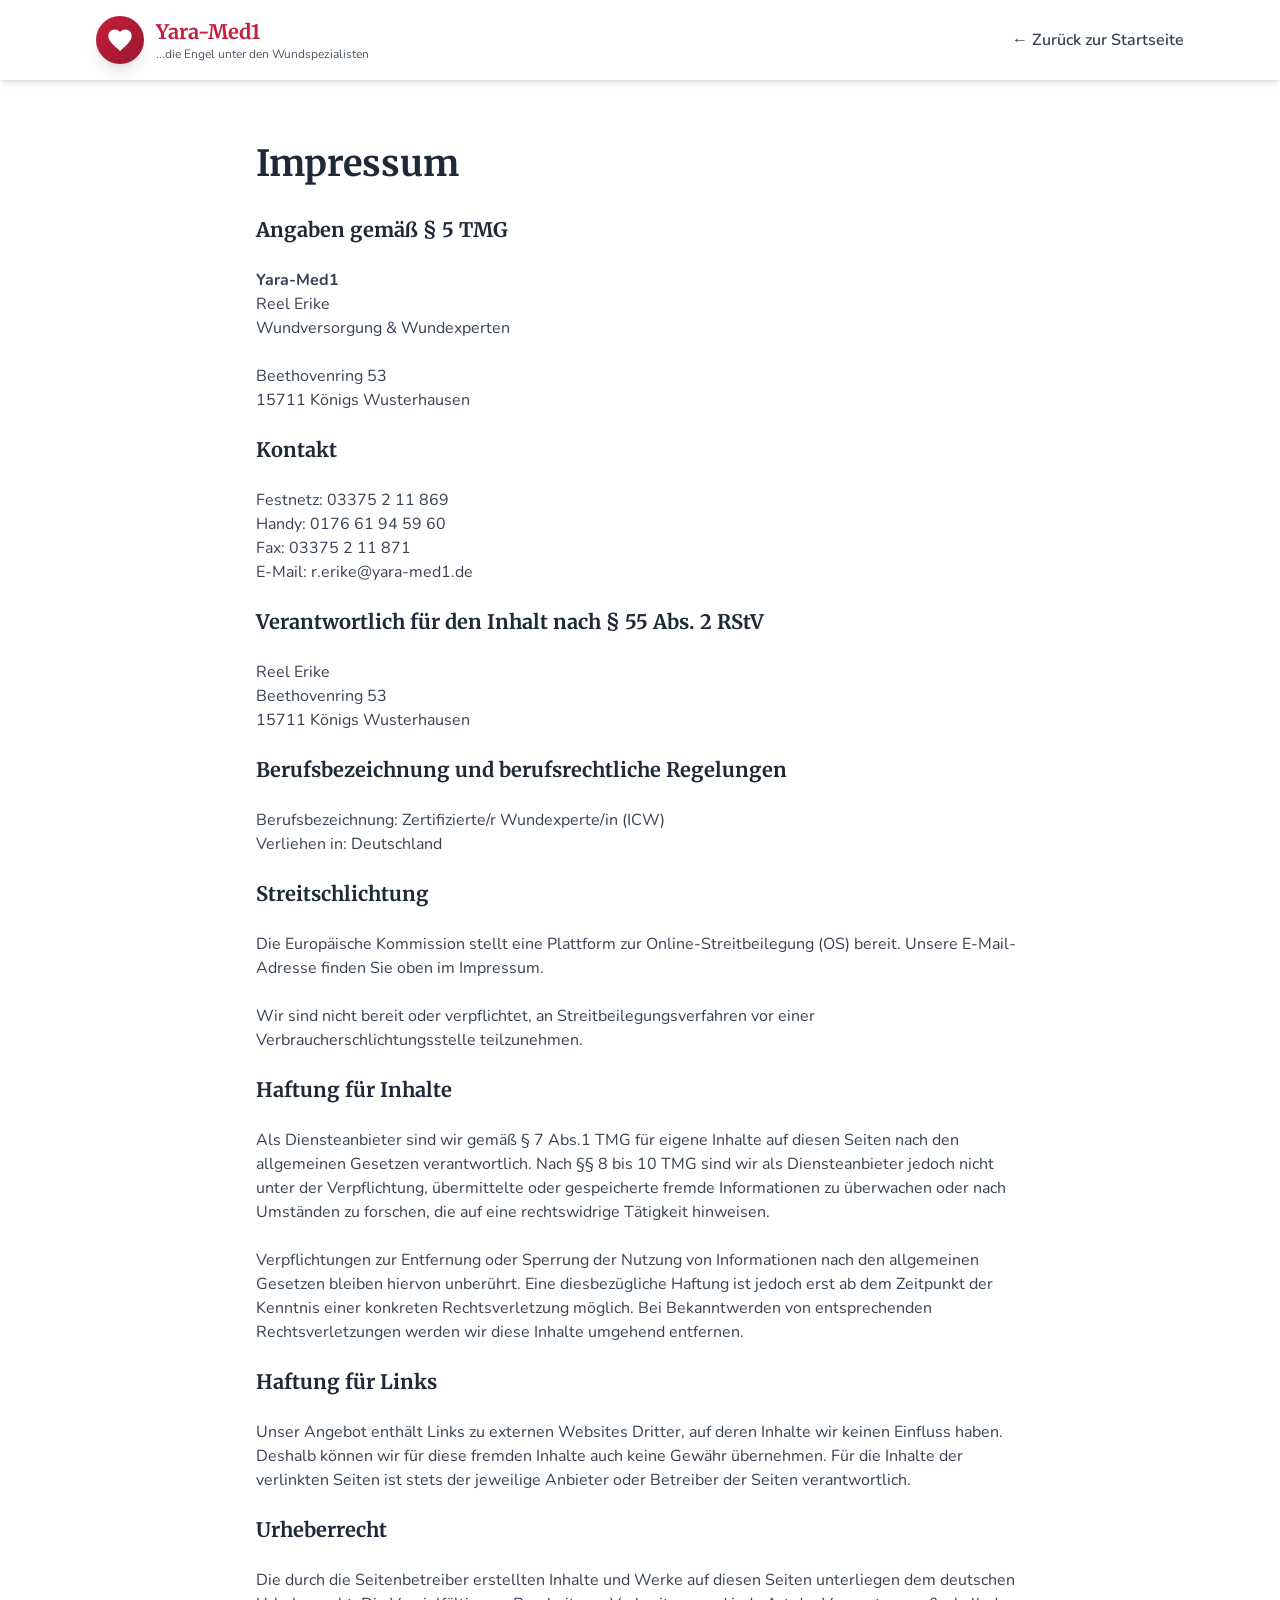
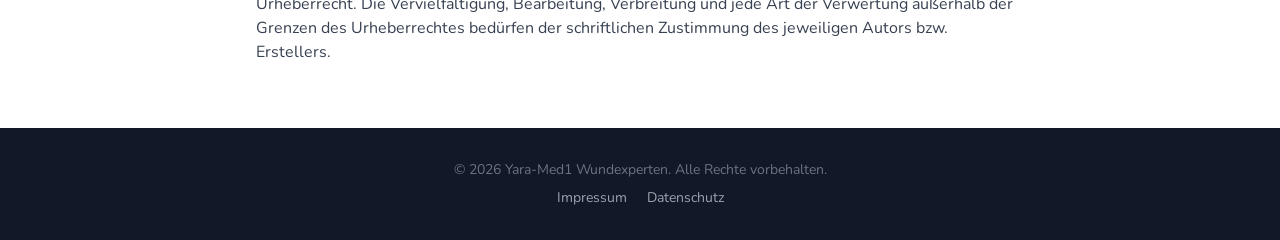
<file: impressum.html>
<!DOCTYPE html>
<html lang="de" class="h-full scroll-smooth">
<head>
  <meta charset="UTF-8">
  <meta name="viewport" content="width=device-width, initial-scale=1.0">
  <title>Impressum – Yara-Med1 Wundexperten</title>
  <meta name="description" content="Impressum der Yara-Med1 Wundexperten. Angaben gemäß § 5 TMG, Kontaktdaten und rechtliche Hinweise.">
  <meta name="robots" content="noindex, follow">
  <link rel="canonical" href="https://www.yara-med1.de/impressum.html">
  <meta property="og:title" content="Impressum – Yara-Med1 Wundexperten">
  <meta property="og:type" content="website">
  <meta property="og:url" content="https://www.yara-med1.de/impressum.html">
  <meta property="og:locale" content="de_DE">
  <link rel="stylesheet" href="css/tailwind.css">
  <link rel="stylesheet" href="css/fonts.css">
  <link rel="stylesheet" href="css/style.css">
  <link rel="icon" type="image/svg+xml" href="favicon.svg">
  <script type="application/ld+json">
  {
    "@context": "https://schema.org",
    "@type": "BreadcrumbList",
    "itemListElement": [
      { "@type": "ListItem", "position": 1, "name": "Startseite", "item": "https://www.yara-med1.de/" },
      { "@type": "ListItem", "position": 2, "name": "Impressum", "item": "https://www.yara-med1.de/impressum.html" }
    ]
  }
  </script>
</head>
<body class="h-full font-body">
  <div class="min-h-full w-full overflow-auto bg-white flex flex-col">

    <!-- Navigation -->
    <nav class="bg-white shadow-md sticky top-0 z-50">
      <div class="max-w-6xl mx-auto px-4 sm:px-6 lg:px-8">
        <div class="flex justify-between items-center py-4">
          <a href="index.html" class="flex items-center gap-3">
            <div class="w-12 h-12 bg-gradient-to-br from-yara-red to-yara-red-dark rounded-full flex items-center justify-center shadow-lg">
              <svg class="w-7 h-7 text-white" fill="currentColor" viewBox="0 0 24 24">
                <path d="M12 21.35l-1.45-1.32C5.4 15.36 2 12.28 2 8.5 2 5.42 4.42 3 7.5 3c1.74 0 3.41.81 4.5 2.09C13.09 3.81 14.76 3 16.5 3 19.58 3 22 5.42 22 8.5c0 3.78-3.4 6.86-8.55 11.54L12 21.35z"/>
              </svg>
            </div>
            <div>
              <span class="text-xl font-bold text-yara-red font-heading">Yara-Med1</span>
              <span class="block text-xs text-gray-600">...die Engel unter den Wundspezialisten</span>
            </div>
          </a>
          <a href="index.html" class="text-gray-700 hover:text-yara-red transition-colors font-semibold">&larr; Zurück zur Startseite</a>
        </div>
      </div>
    </nav>

    <!-- Impressum Content -->
    <main class="flex-1 py-16 px-4">
      <div class="max-w-3xl mx-auto">
        <h1 class="text-3xl sm:text-4xl font-bold text-gray-800 mb-8 font-heading">Impressum</h1>

        <div class="prose prose-lg max-w-none text-gray-700 space-y-6">
          <h2 class="text-xl font-bold text-gray-800 font-heading">Angaben gemäß § 5 TMG</h2>

          <p>
            <strong>Yara-Med1</strong><br>
            Reel Erike<br>
            Wundversorgung & Wundexperten<br>
            <br>
            Beethovenring 53<br>
            15711 Königs Wusterhausen
          </p>

          <h2 class="text-xl font-bold text-gray-800 font-heading mt-8">Kontakt</h2>
          <p>
            Festnetz: 03375 2 11 869<br>
            Handy: 0176 61 94 59 60<br>
            Fax: 03375 2 11 871<br>
            E-Mail: r.erike@yara-med1.de
          </p>

          <h2 class="text-xl font-bold text-gray-800 font-heading mt-8">Verantwortlich für den Inhalt nach § 55 Abs. 2 RStV</h2>
          <p>
            Reel Erike<br>
            Beethovenring 53<br>
            15711 Königs Wusterhausen
          </p>

          <h2 class="text-xl font-bold text-gray-800 font-heading mt-8">Berufsbezeichnung und berufsrechtliche Regelungen</h2>
          <p>
            Berufsbezeichnung: Zertifizierte/r Wundexperte/in (ICW)<br>
            Verliehen in: Deutschland
          </p>

          <h2 class="text-xl font-bold text-gray-800 font-heading mt-8">Streitschlichtung</h2>
          <p>
            Die Europäische Kommission stellt eine Plattform zur Online-Streitbeilegung (OS) bereit.
            Unsere E-Mail-Adresse finden Sie oben im Impressum.
          </p>
          <p>
            Wir sind nicht bereit oder verpflichtet, an Streitbeilegungsverfahren vor einer Verbraucherschlichtungsstelle teilzunehmen.
          </p>

          <h2 class="text-xl font-bold text-gray-800 font-heading mt-8">Haftung für Inhalte</h2>
          <p>
            Als Diensteanbieter sind wir gemäß § 7 Abs.1 TMG für eigene Inhalte auf diesen Seiten nach den allgemeinen Gesetzen verantwortlich. Nach §§ 8 bis 10 TMG sind wir als Diensteanbieter jedoch nicht unter der Verpflichtung, übermittelte oder gespeicherte fremde Informationen zu überwachen oder nach Umständen zu forschen, die auf eine rechtswidrige Tätigkeit hinweisen.
          </p>
          <p>
            Verpflichtungen zur Entfernung oder Sperrung der Nutzung von Informationen nach den allgemeinen Gesetzen bleiben hiervon unberührt. Eine diesbezügliche Haftung ist jedoch erst ab dem Zeitpunkt der Kenntnis einer konkreten Rechtsverletzung möglich. Bei Bekanntwerden von entsprechenden Rechtsverletzungen werden wir diese Inhalte umgehend entfernen.
          </p>

          <h2 class="text-xl font-bold text-gray-800 font-heading mt-8">Haftung für Links</h2>
          <p>
            Unser Angebot enthält Links zu externen Websites Dritter, auf deren Inhalte wir keinen Einfluss haben. Deshalb können wir für diese fremden Inhalte auch keine Gewähr übernehmen. Für die Inhalte der verlinkten Seiten ist stets der jeweilige Anbieter oder Betreiber der Seiten verantwortlich.
          </p>

          <h2 class="text-xl font-bold text-gray-800 font-heading mt-8">Urheberrecht</h2>
          <p>
            Die durch die Seitenbetreiber erstellten Inhalte und Werke auf diesen Seiten unterliegen dem deutschen Urheberrecht. Die Vervielfältigung, Bearbeitung, Verbreitung und jede Art der Verwertung außerhalb der Grenzen des Urheberrechtes bedürfen der schriftlichen Zustimmung des jeweiligen Autors bzw. Erstellers.
          </p>
        </div>
      </div>
    </main>

    <!-- Footer -->
    <footer class="bg-gray-900 text-white py-8 px-4 mt-auto">
      <div class="max-w-6xl mx-auto text-center">
        <p class="text-gray-500 text-sm">&copy; <script>document.write(new Date().getFullYear())</script> Yara-Med1 Wundexperten. Alle Rechte vorbehalten.</p>
        <div class="mt-2 space-x-4 text-gray-400 text-sm">
          <a href="impressum.html" class="hover:text-yara-red transition-colors">Impressum</a>
          <a href="datenschutz.html" class="hover:text-yara-red transition-colors">Datenschutz</a>
        </div>
      </div>
    </footer>

  </div>
</body>
</html>
</file>
<file: css/fonts.css>
/* Local Google Fonts - DSGVO-konform, keine externen Requests */

/* Nunito - latin-ext */
@font-face {
  font-family: 'Nunito';
  font-style: normal;
  font-weight: 400;
  font-display: swap;
  src: url('../fonts/nunito-latin-ext.woff2') format('woff2');
  unicode-range: U+0100-02BA, U+02BD-02C5, U+02C7-02CC, U+02CE-02D7, U+02DD-02FF, U+0304, U+0308, U+0329, U+1D00-1DBF, U+1E00-1E9F, U+1EF2-1EFF, U+2020, U+20A0-20AB, U+20AD-20C0, U+2113, U+2C60-2C7F, U+A720-A7FF;
}

/* Nunito - latin */
@font-face {
  font-family: 'Nunito';
  font-style: normal;
  font-weight: 400;
  font-display: swap;
  src: url('../fonts/nunito-latin.woff2') format('woff2');
  unicode-range: U+0000-00FF, U+0131, U+0152-0153, U+02BB-02BC, U+02C6, U+02DA, U+02DC, U+0304, U+0308, U+0329, U+2000-206F, U+20AC, U+2122, U+2191, U+2193, U+2212, U+2215, U+FEFF, U+FFFD;
}

/* Nunito 600 - latin-ext */
@font-face {
  font-family: 'Nunito';
  font-style: normal;
  font-weight: 600;
  font-display: swap;
  src: url('../fonts/nunito-latin-ext.woff2') format('woff2');
  unicode-range: U+0100-02BA, U+02BD-02C5, U+02C7-02CC, U+02CE-02D7, U+02DD-02FF, U+0304, U+0308, U+0329, U+1D00-1DBF, U+1E00-1E9F, U+1EF2-1EFF, U+2020, U+20A0-20AB, U+20AD-20C0, U+2113, U+2C60-2C7F, U+A720-A7FF;
}

/* Nunito 600 - latin */
@font-face {
  font-family: 'Nunito';
  font-style: normal;
  font-weight: 600;
  font-display: swap;
  src: url('../fonts/nunito-latin.woff2') format('woff2');
  unicode-range: U+0000-00FF, U+0131, U+0152-0153, U+02BB-02BC, U+02C6, U+02DA, U+02DC, U+0304, U+0308, U+0329, U+2000-206F, U+20AC, U+2122, U+2191, U+2193, U+2212, U+2215, U+FEFF, U+FFFD;
}

/* Nunito 700 - latin-ext */
@font-face {
  font-family: 'Nunito';
  font-style: normal;
  font-weight: 700;
  font-display: swap;
  src: url('../fonts/nunito-latin-ext.woff2') format('woff2');
  unicode-range: U+0100-02BA, U+02BD-02C5, U+02C7-02CC, U+02CE-02D7, U+02DD-02FF, U+0304, U+0308, U+0329, U+1D00-1DBF, U+1E00-1E9F, U+1EF2-1EFF, U+2020, U+20A0-20AB, U+20AD-20C0, U+2113, U+2C60-2C7F, U+A720-A7FF;
}

/* Nunito 700 - latin */
@font-face {
  font-family: 'Nunito';
  font-style: normal;
  font-weight: 700;
  font-display: swap;
  src: url('../fonts/nunito-latin.woff2') format('woff2');
  unicode-range: U+0000-00FF, U+0131, U+0152-0153, U+02BB-02BC, U+02C6, U+02DA, U+02DC, U+0304, U+0308, U+0329, U+2000-206F, U+20AC, U+2122, U+2191, U+2193, U+2212, U+2215, U+FEFF, U+FFFD;
}

/* Nunito 800 - latin-ext */
@font-face {
  font-family: 'Nunito';
  font-style: normal;
  font-weight: 800;
  font-display: swap;
  src: url('../fonts/nunito-latin-ext.woff2') format('woff2');
  unicode-range: U+0100-02BA, U+02BD-02C5, U+02C7-02CC, U+02CE-02D7, U+02DD-02FF, U+0304, U+0308, U+0329, U+1D00-1DBF, U+1E00-1E9F, U+1EF2-1EFF, U+2020, U+20A0-20AB, U+20AD-20C0, U+2113, U+2C60-2C7F, U+A720-A7FF;
}

/* Nunito 800 - latin */
@font-face {
  font-family: 'Nunito';
  font-style: normal;
  font-weight: 800;
  font-display: swap;
  src: url('../fonts/nunito-latin.woff2') format('woff2');
  unicode-range: U+0000-00FF, U+0131, U+0152-0153, U+02BB-02BC, U+02C6, U+02DA, U+02DC, U+0304, U+0308, U+0329, U+2000-206F, U+20AC, U+2122, U+2191, U+2193, U+2212, U+2215, U+FEFF, U+FFFD;
}

/* Merriweather 400 - latin-ext */
@font-face {
  font-family: 'Merriweather';
  font-style: normal;
  font-weight: 400;
  font-display: swap;
  src: url('../fonts/merriweather-400-latin-ext.woff2') format('woff2');
  unicode-range: U+0100-02BA, U+02BD-02C5, U+02C7-02CC, U+02CE-02D7, U+02DD-02FF, U+0304, U+0308, U+0329, U+1D00-1DBF, U+1E00-1E9F, U+1EF2-1EFF, U+2020, U+20A0-20AB, U+20AD-20C0, U+2113, U+2C60-2C7F, U+A720-A7FF;
}

/* Merriweather 400 - latin */
@font-face {
  font-family: 'Merriweather';
  font-style: normal;
  font-weight: 400;
  font-display: swap;
  src: url('../fonts/merriweather-400-latin.woff2') format('woff2');
  unicode-range: U+0000-00FF, U+0131, U+0152-0153, U+02BB-02BC, U+02C6, U+02DA, U+02DC, U+0304, U+0308, U+0329, U+2000-206F, U+20AC, U+2122, U+2191, U+2193, U+2212, U+2215, U+FEFF, U+FFFD;
}

/* Merriweather 400 italic - latin */
@font-face {
  font-family: 'Merriweather';
  font-style: italic;
  font-weight: 400;
  font-display: swap;
  src: url('../fonts/merriweather-400i-latin.woff2') format('woff2');
  unicode-range: U+0000-00FF, U+0131, U+0152-0153, U+02BB-02BC, U+02C6, U+02DA, U+02DC, U+0304, U+0308, U+0329, U+2000-206F, U+20AC, U+2122, U+2191, U+2193, U+2212, U+2215, U+FEFF, U+FFFD;
}

/* Merriweather 700 - latin */
@font-face {
  font-family: 'Merriweather';
  font-style: normal;
  font-weight: 700;
  font-display: swap;
  src: url('../fonts/merriweather-700-latin.woff2') format('woff2');
  unicode-range: U+0000-00FF, U+0131, U+0152-0153, U+02BB-02BC, U+02C6, U+02DA, U+02DC, U+0304, U+0308, U+0329, U+2000-206F, U+20AC, U+2122, U+2191, U+2193, U+2212, U+2215, U+FEFF, U+FFFD;
}
</file>
<file: css/style.css>
/* Yara-Med1 Custom Styles */

/* Smooth scroll behavior */
html {
  scroll-behavior: smooth;
}

/* Base body styling */
body {
  margin: 0;
  -webkit-font-smoothing: antialiased;
  -moz-osx-font-smoothing: grayscale;
}

/* Scroll offset for fixed navigation */
section[id] {
  scroll-margin-top: 80px;
}

/* Focus styles for accessibility */
a:focus-visible,
button:focus-visible,
input:focus-visible,
textarea:focus-visible {
  outline: 2px solid #C41E3A;
  outline-offset: 2px;
}

/* Smooth transitions for interactive elements */
a, button {
  transition: all 0.2s ease;
}

/* Custom scrollbar (WebKit browsers) */
::-webkit-scrollbar {
  width: 8px;
}

::-webkit-scrollbar-track {
  background: #f1f1f1;
}

::-webkit-scrollbar-thumb {
  background: #C41E3A;
  border-radius: 4px;
}

::-webkit-scrollbar-thumb:hover {
  background: #9B1830;
}
</file>
